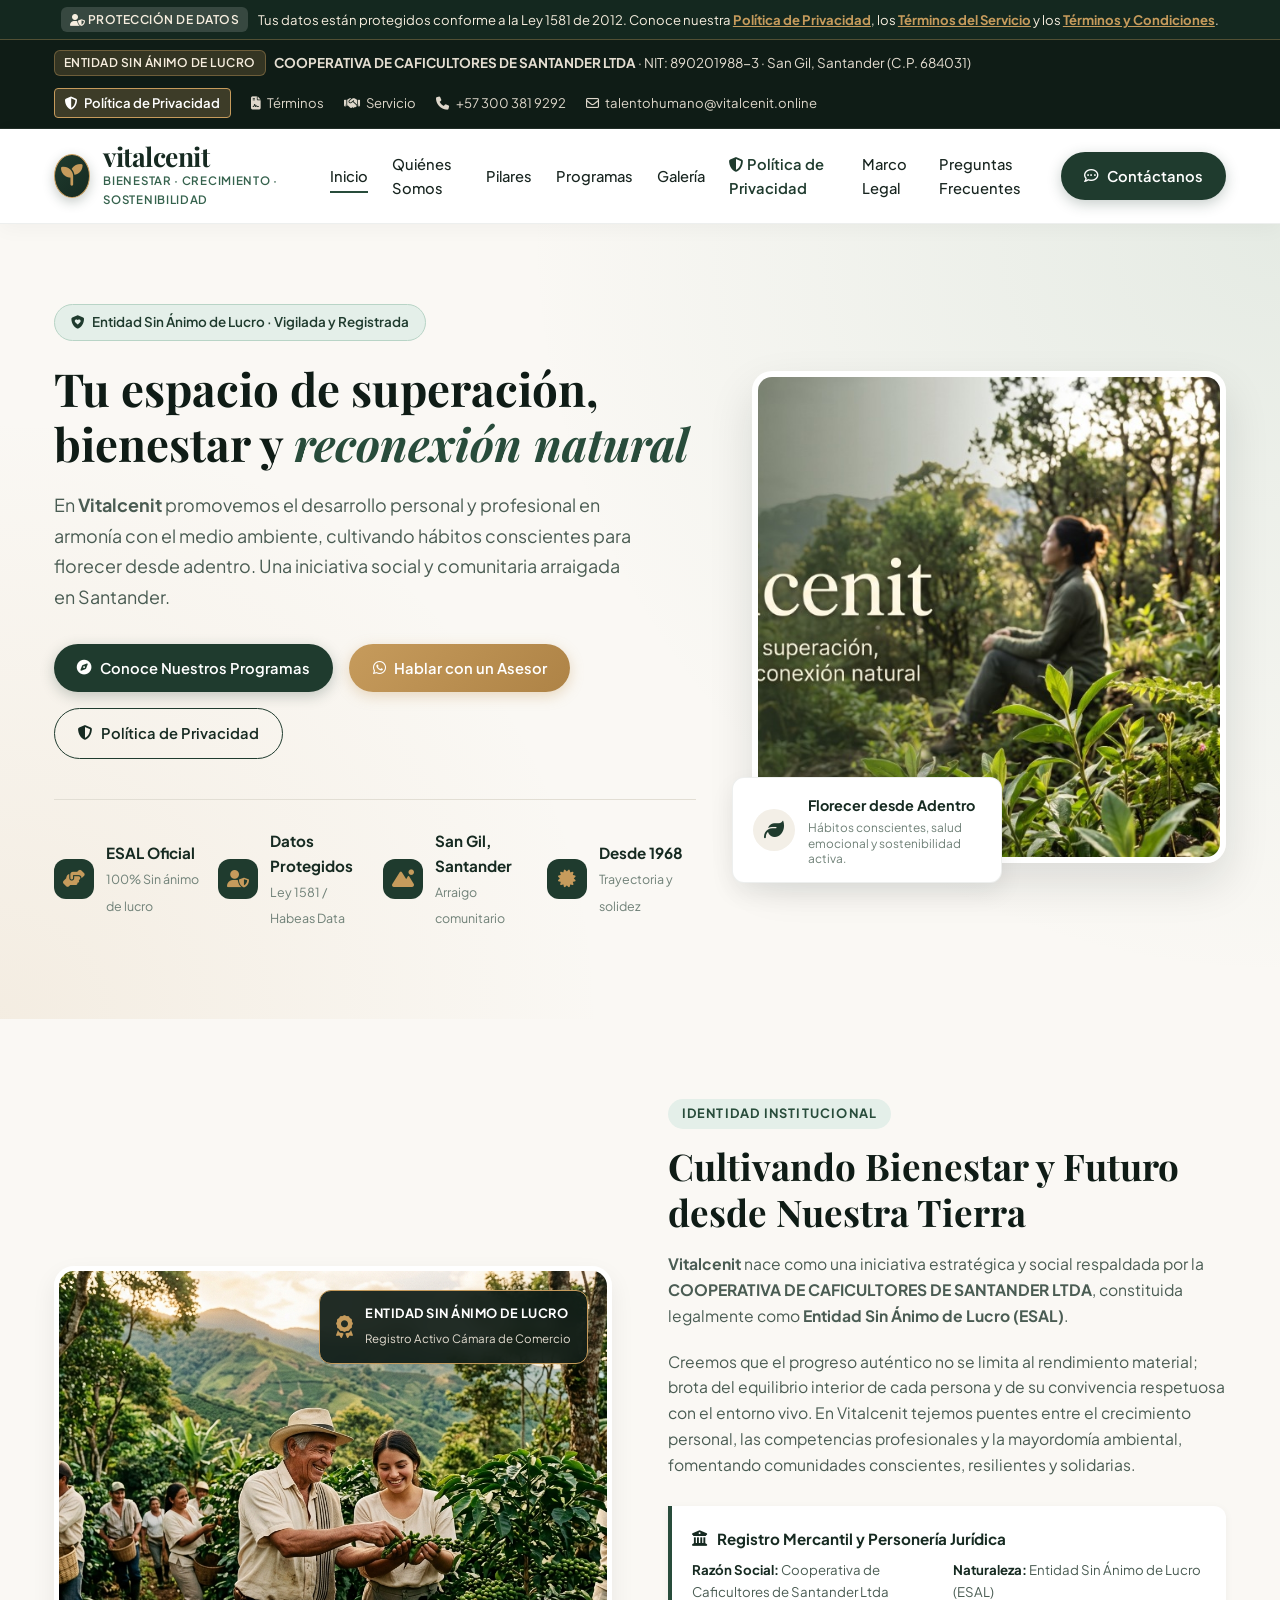
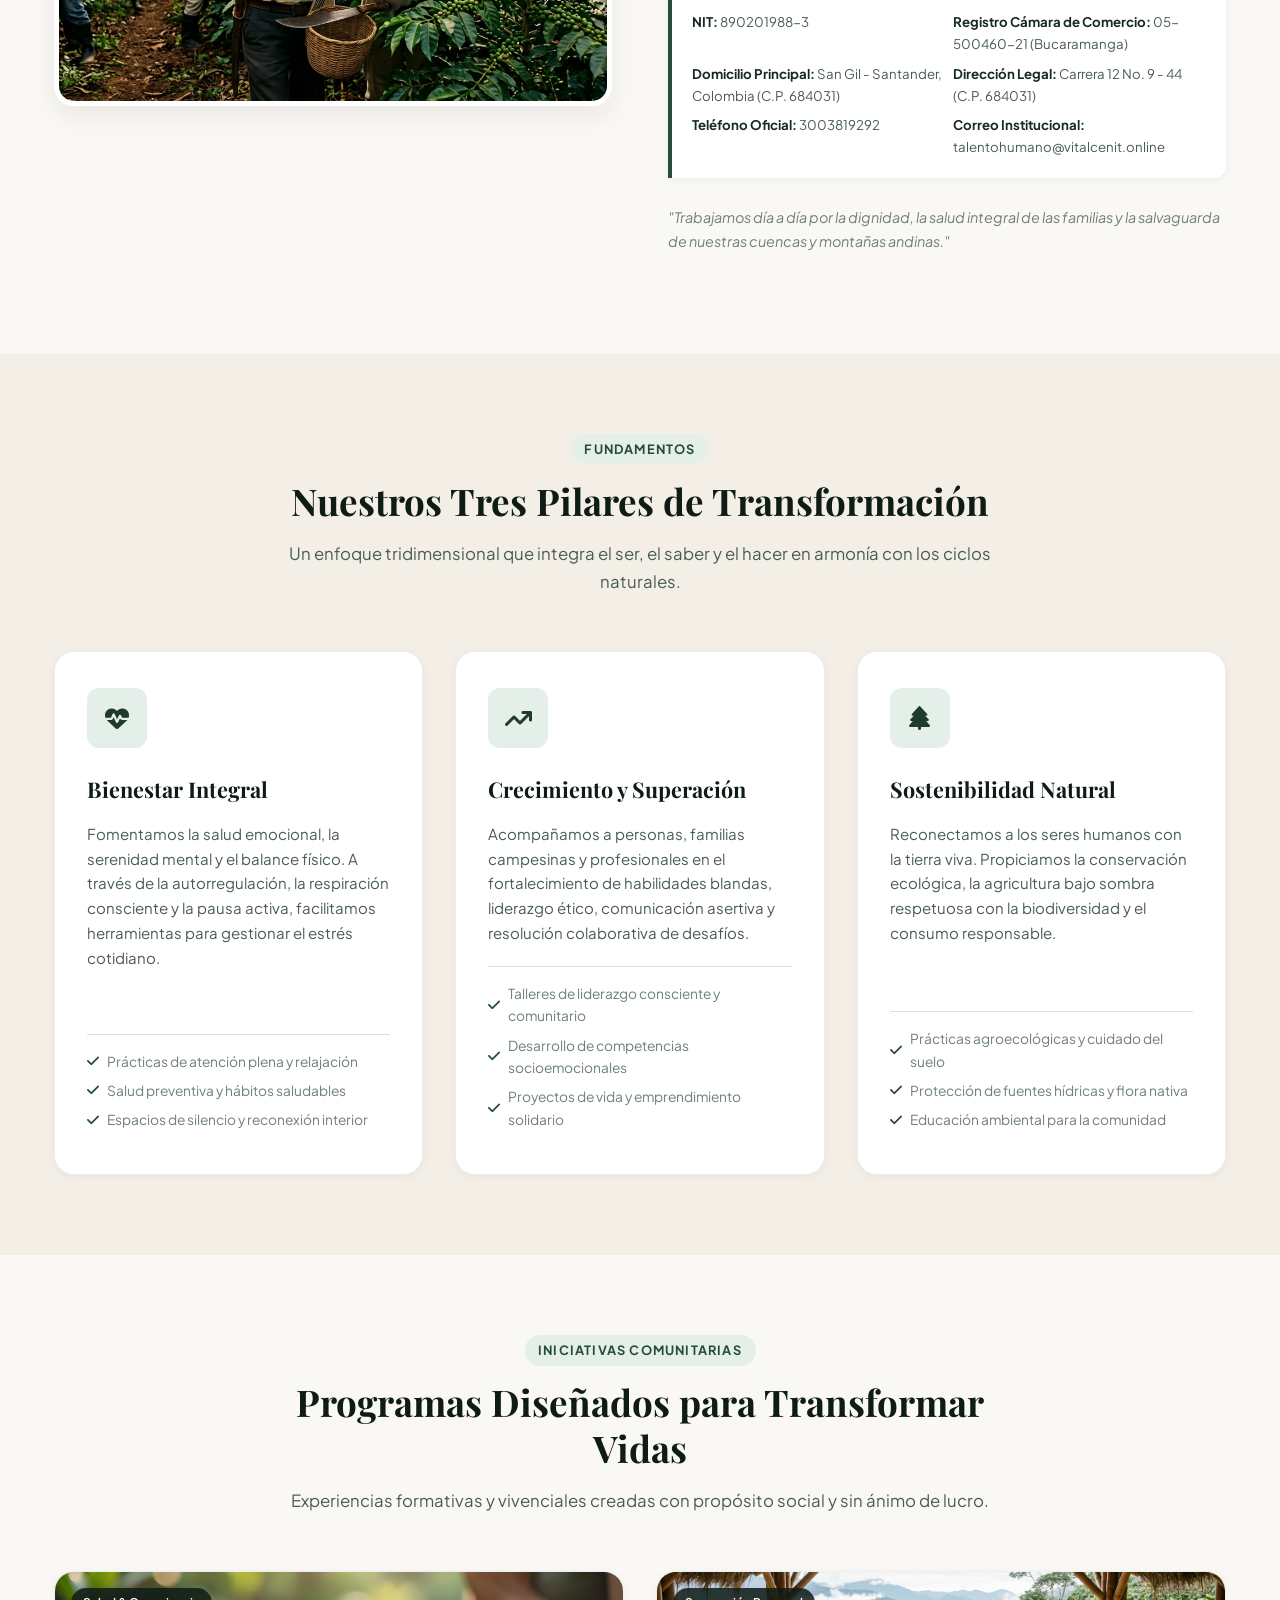
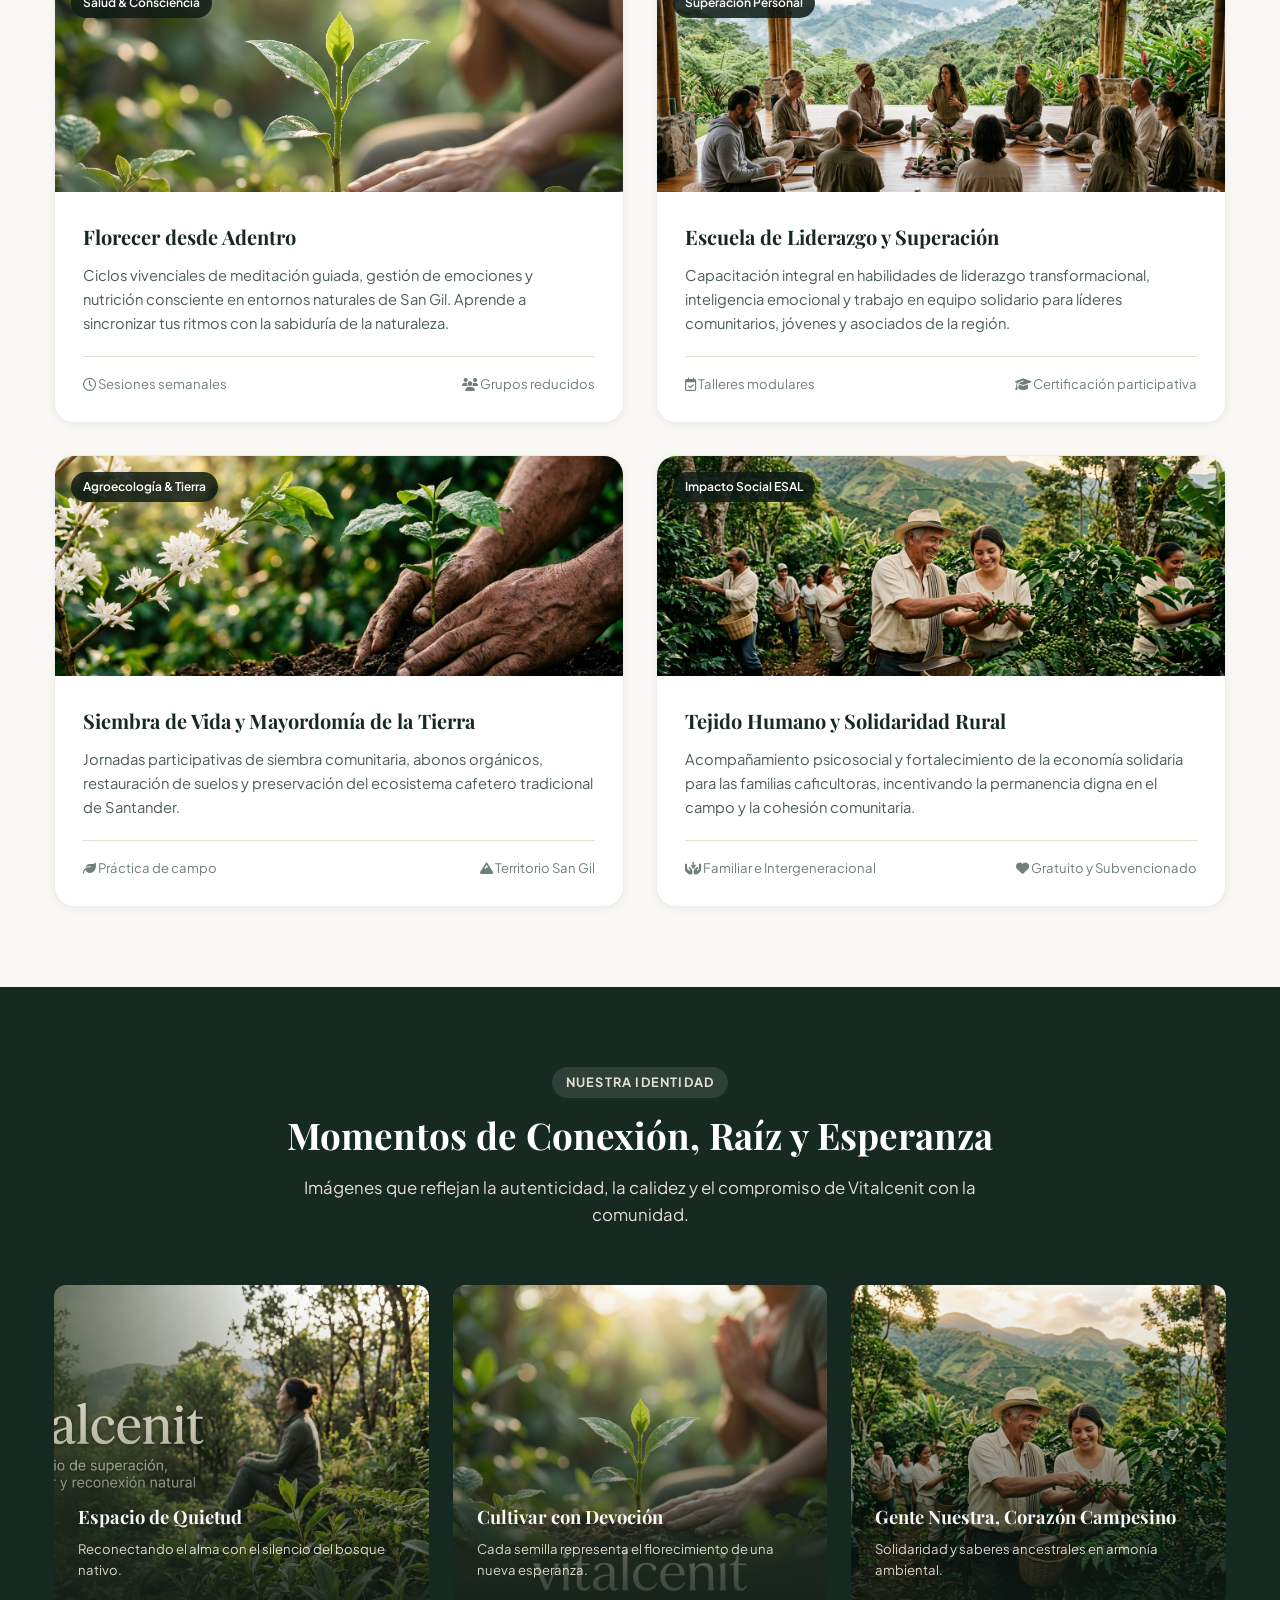
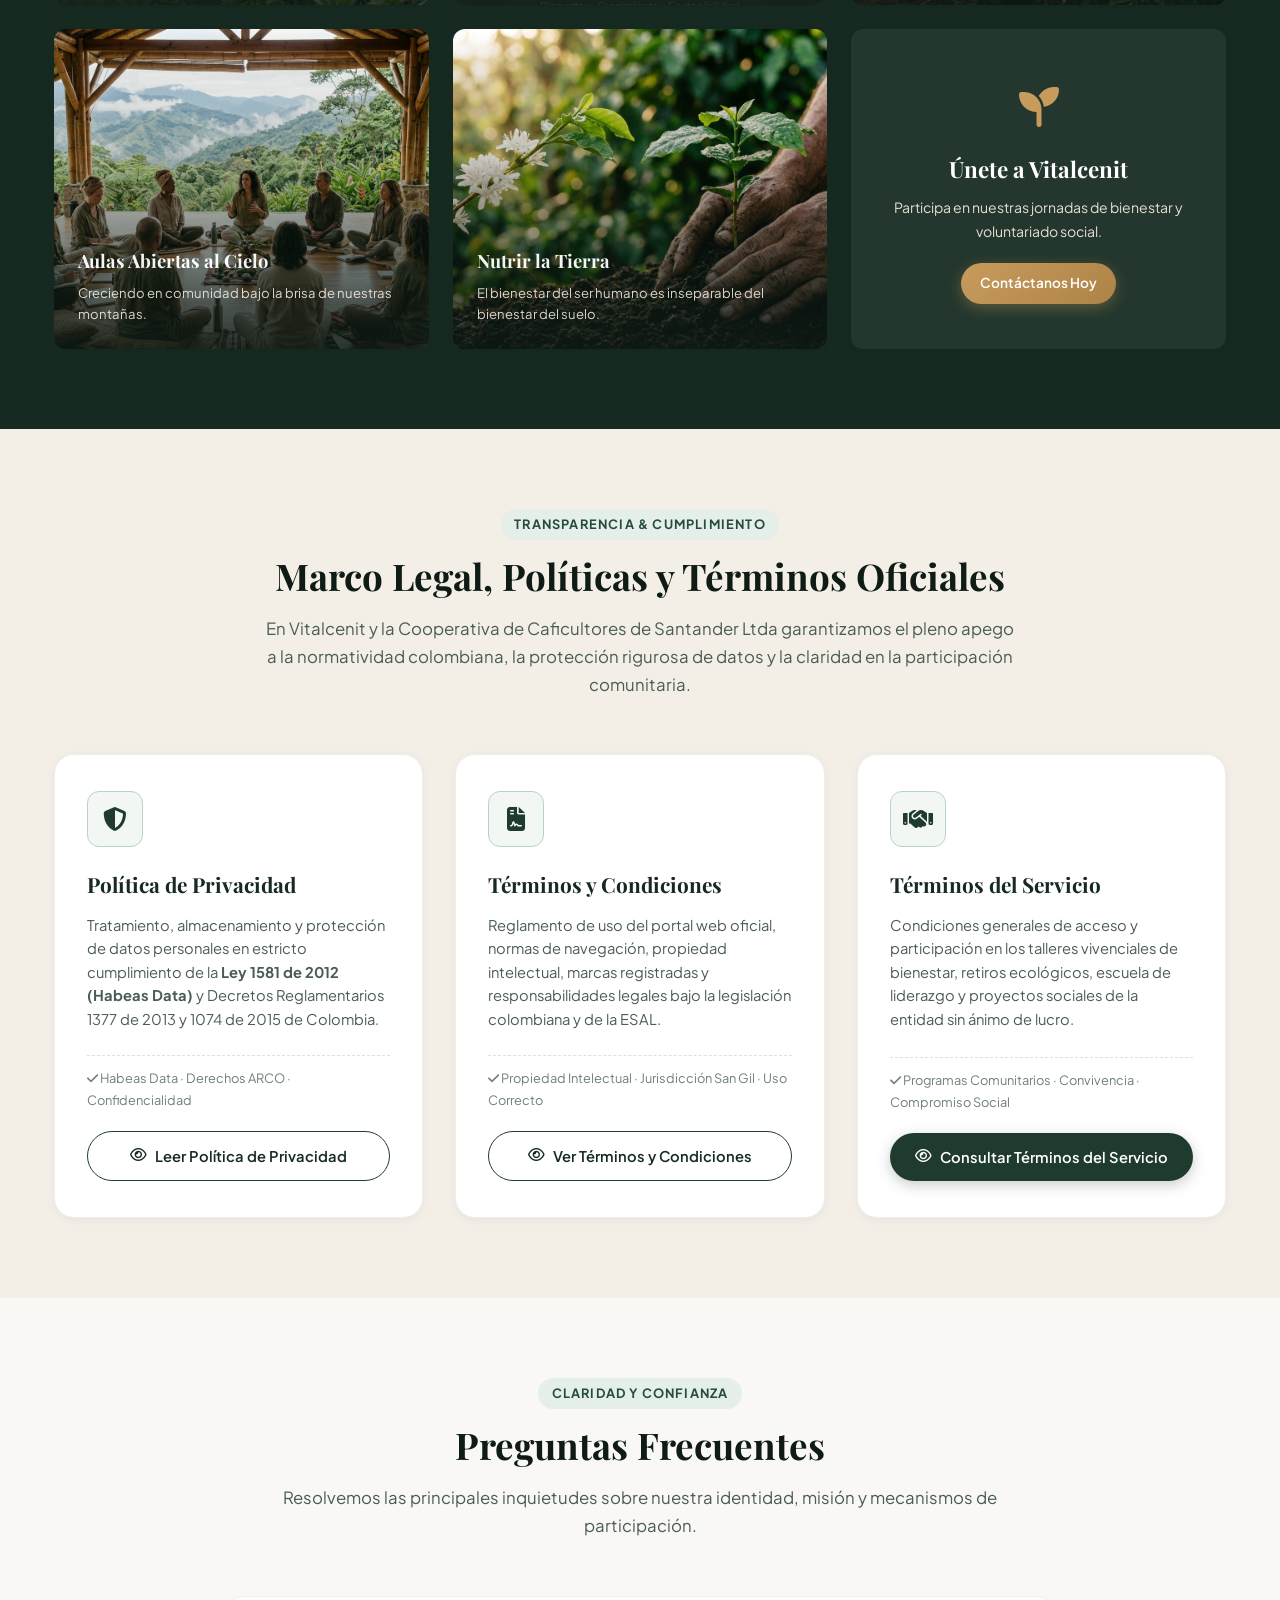
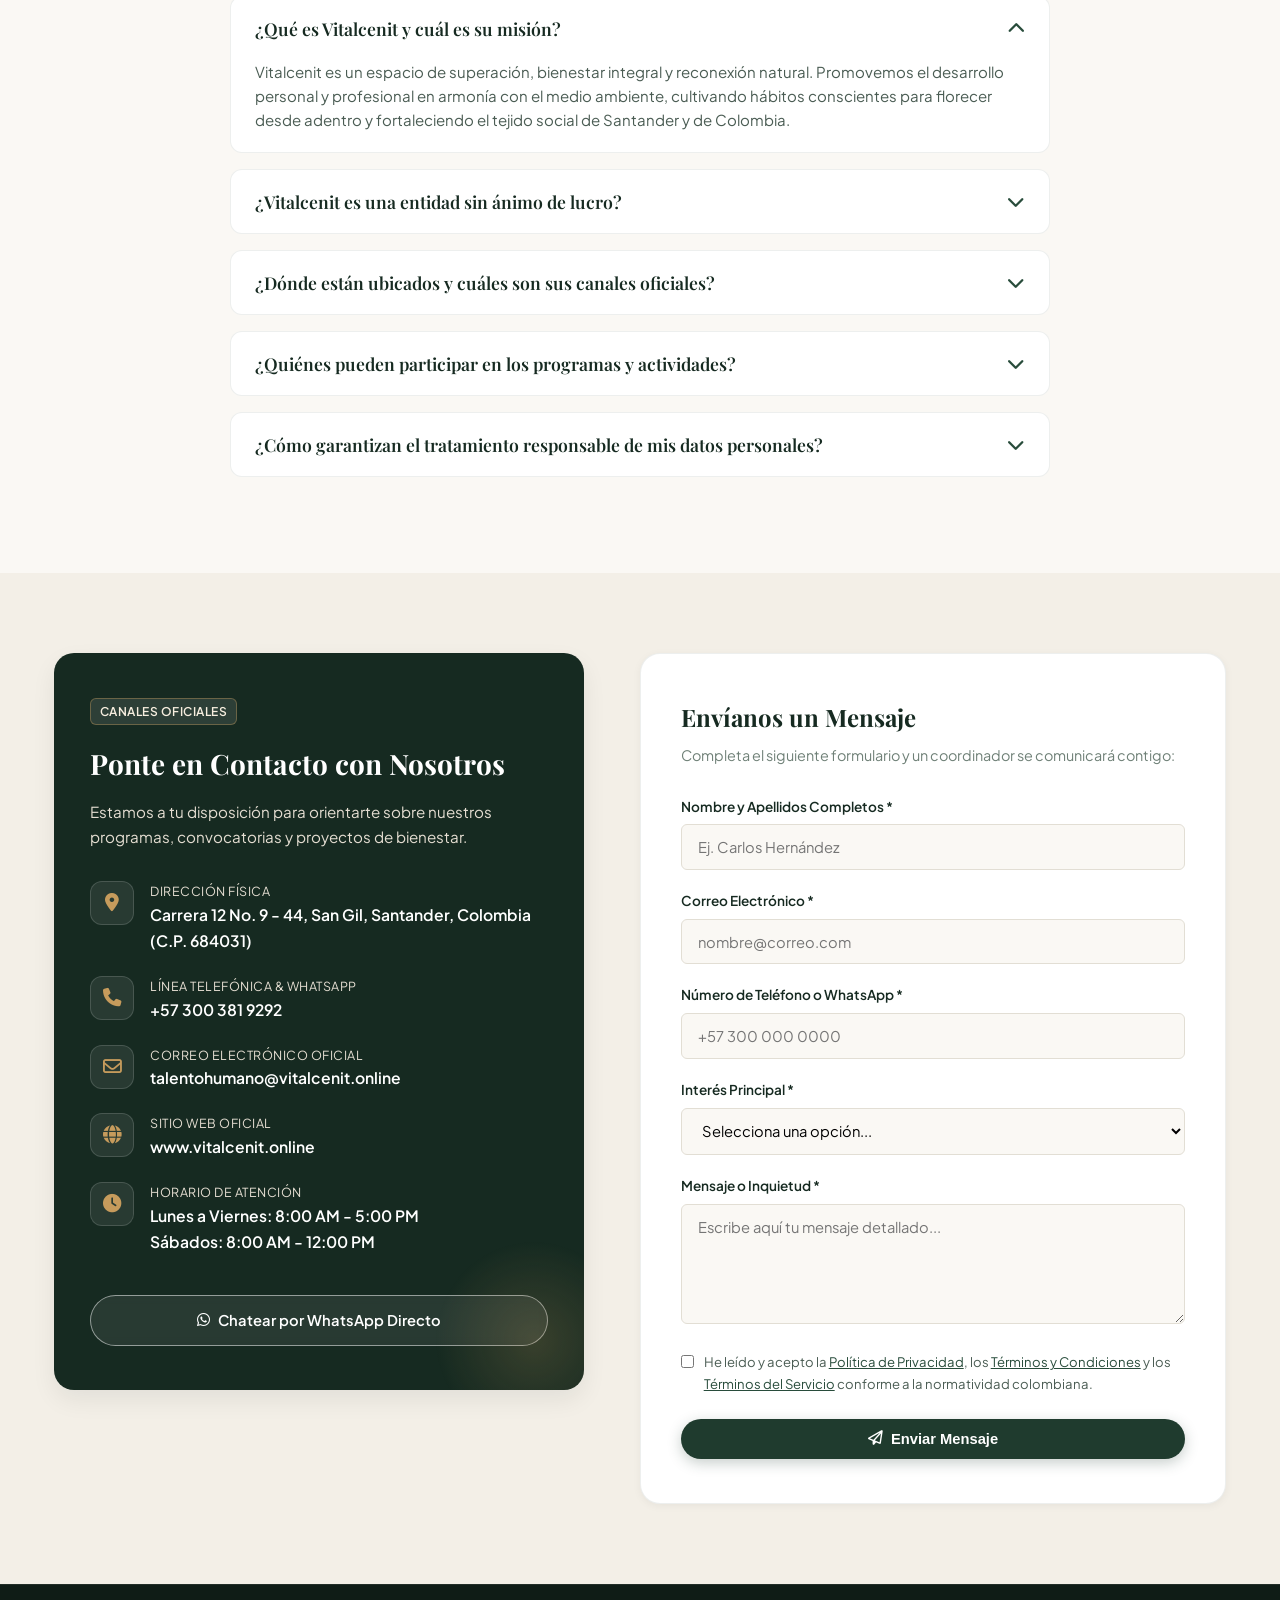
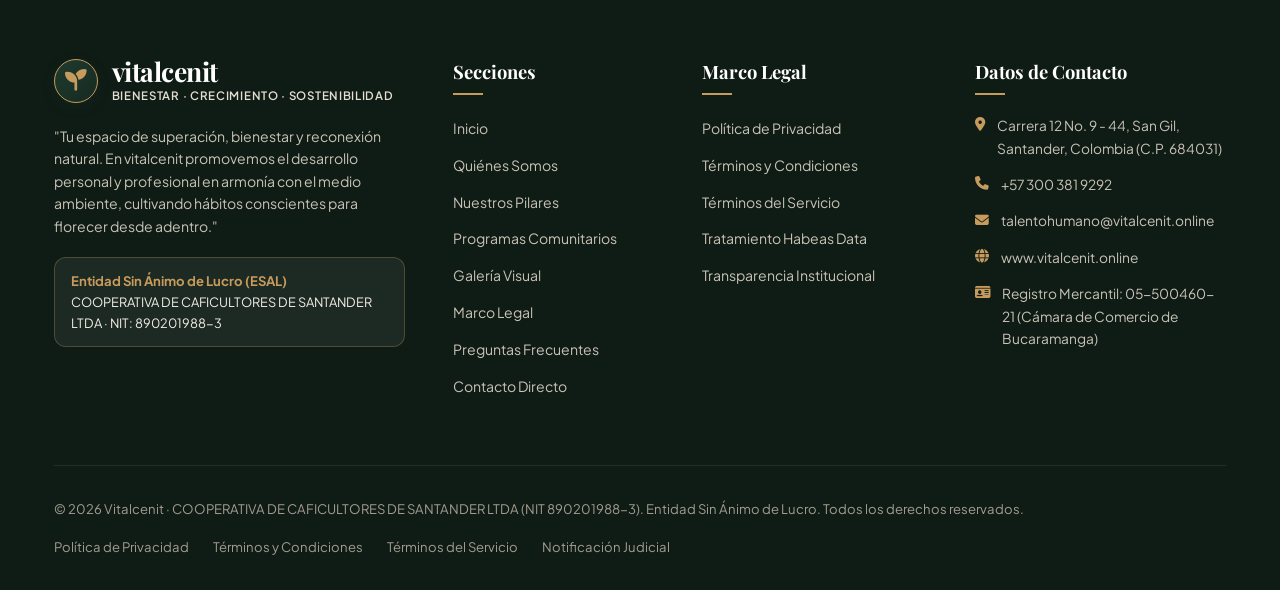
<file: index.html>
﻿<!DOCTYPE html>
<html lang="es">
<head>
    <meta name="facebook-domain-verification" content="gbp32sgc3ebdm9kmitlw7c5tz343pl" />
    <meta charset="UTF-8">
    <meta name="viewport" content="width=device-width, initial-scale=1.0">
    <title>Vitalcenit | Superación, Bienestar y Reconexión Natural · ESAL</title>
    <meta name="description" content="Vitalcenit es un espacio de bienestar integral, superación personal y sostenibilidad ambiental impulsado por la Cooperativa de Caficultores de Santander Ltda (NIT 890201988-3), Entidad Sin Ánimo de Lucro en San Gil, Santander.">
    <meta name="keywords" content="Vitalcenit, bienestar, superación personal, reconexión natural, hábitos conscientes, sostenibilidad, Santander, San Gil, Entidad Sin Ánimo de Lucro, Cooperativa de Caficultores, términos y condiciones, política de privacidad, términos del servicio">
    <meta name="robots" content="index, follow">

    <!-- Open Graph / Meta -->
    <meta property="og:type" content="website">
    <meta property="og:url" content="https://vitalcenit.online/">
    <meta property="og:title" content="Vitalcenit | Bienestar, Crecimiento y Sostenibilidad">
    <meta property="og:description" content="Tu espacio de superación, bienestar y reconexión natural en armonía con el medio ambiente. Entidad Sin Ánimo de Lucro.">
    <meta property="og:image" content="https://vitalcenit.online/vitalcenit_hero_banner.jpg">

    <!-- Google Fonts -->
    <link rel="preconnect" href="https://fonts.googleapis.com">
    <link rel="preconnect" href="https://fonts.gstatic.com" crossorigin>
    <link href="https://fonts.googleapis.com/css2?family=Playfair+Display:ital,wght@0,600;0,700;1,400&family=Plus+Jakarta+Sans:wght@300;400;500;600;700&display=swap" rel="stylesheet">
    
    <!-- Font Awesome -->
    <link rel="stylesheet" href="https://cdnjs.cloudflare.com/ajax/libs/font-awesome/6.4.0/css/all.min.css">
    
    <!-- Estilos -->
    <link rel="stylesheet" href="styles.css">
</head>
<body>

    <!-- BANNER PERMANENTE DE PRIVACIDAD Y TRANSPARENCIA (INICIO DE PÁGINA) -->
    <div class="privacy-alert-banner">
        <div class="container privacy-alert-content">
            <span class="esal-tag" style="background:rgba(255,255,255,0.15); border:none;"><i class="fa-solid fa-user-shield"></i> Protección de Datos</span>
            <span>Tus datos están protegidos conforme a la Ley 1581 de 2012. Conoce nuestra <a href="politica-de-privacidad.html"><strong>Política de Privacidad</strong></a>, los <a href="terminos-del-servicio.html"><strong>Términos del Servicio</strong></a> y los <a href="terminos-y-condiciones.html"><strong>Términos y Condiciones</strong></a>.</span>
        </div>
    </div>

    <!-- BARRA SUPERIOR INSTITUCIONAL -->
    <div class="top-bar">
        <div class="container top-bar-content">
            <div class="top-bar-badge">
                <span class="esal-tag">Entidad Sin Ánimo de Lucro</span>
                <span><strong>COOPERATIVA DE CAFICULTORES DE SANTANDER LTDA</strong> · NIT: 890201988-3 · San Gil, Santander (C.P. 684031)</span>
            </div>
            <div class="top-bar-links">
                <a href="politica-de-privacidad.html" class="top-bar-privacy-btn"><i class="fa-solid fa-shield-halved"></i> Política de Privacidad</a>
                <a href="terminos-y-condiciones.html"><i class="fa-solid fa-file-contract"></i> Términos</a>
                <a href="terminos-del-servicio.html"><i class="fa-solid fa-handshake"></i> Servicio</a>
                <a href="tel:3003819292"><i class="fa-solid fa-phone"></i> +57 300 381 9292</a>
                <a href="mailto:talentohumano@vitalcenit.online"><i class="fa-regular fa-envelope"></i> talentohumano@vitalcenit.online</a>
            </div>
        </div>
    </div>

    <!-- NAVBAR NAVEGACIÓN -->
    <header class="navbar">
        <div class="container nav-container">
            <a href="index.html" class="brand-logo" aria-label="Vitalcenit Inicio">
                <div class="logo-symbol">
                    <i class="fa-solid fa-seedling"></i>
                </div>
                <div class="logo-text-block">
                    <span class="logo-title">vitalcenit</span>
                    <span class="logo-subtitle">Bienestar · Crecimiento · Sostenibilidad</span>
                </div>
            </a>

            <nav class="nav-links">
                <a href="#inicio" class="nav-link active">Inicio</a>
                <a href="#quienes-somos" class="nav-link">Quiénes Somos</a>
                <a href="#pilares" class="nav-link">Pilares</a>
                <a href="#programas" class="nav-link">Programas</a>
                <a href="#galeria" class="nav-link">Galería</a>
                <a href="politica-de-privacidad.html" class="nav-link nav-privacy-link"><i class="fa-solid fa-shield-halved"></i> Política de Privacidad</a>
                <a href="#marco-legal" class="nav-link">Marco Legal</a>
                <a href="#faq" class="nav-link">Preguntas Frecuentes</a>
                <a href="#contacto" class="btn btn-primary"><i class="fa-regular fa-comment-dots"></i> Contáctanos</a>
            </nav>

            <button class="mobile-menu-btn" aria-label="Menú de navegación">
                <i class="fa-solid fa-bars"></i>
            </button>
        </div>
    </header>

    <!-- SECCIÓN HERO -->
    <section id="inicio" class="hero">
        <div class="container">
            <div class="hero-grid">
                <div class="hero-content">
                    <div class="hero-badge">
                        <i class="fa-solid fa-shield-heart"></i>
                        <span>Entidad Sin Ánimo de Lucro · Vigilada y Registrada</span>
                    </div>

                    <h1 class="hero-title">
                        Tu espacio de superación, bienestar y <span>reconexión natural</span>
                    </h1>

                    <p class="hero-description">
                        En <strong>Vitalcenit</strong> promovemos el desarrollo personal y profesional en armonía con el medio ambiente, cultivando hábitos conscientes para florecer desde adentro. Una iniciativa social y comunitaria arraigada en Santander.
                    </p>

                    <div class="hero-actions">
                        <a href="#programas" class="btn btn-primary">
                            <i class="fa-solid fa-compass"></i> Conoce Nuestros Programas
                        </a>
                        <a href="https://wa.me/573003819292?text=Hola,%20quisiera%20recibir%20información%20sobre%20los%20programas%20de%20bienestar%20de%20Vitalcenit" target="_blank" rel="noopener" class="btn btn-gold">
                            <i class="fa-brands fa-whatsapp"></i> Hablar con un Asesor
                        </a>
                        <a href="politica-de-privacidad.html" class="btn btn-outline">
                            <i class="fa-solid fa-shield-halved"></i> Política de Privacidad
                        </a>
                    </div>

                    <div class="hero-trust-row-4">
                        <div class="trust-item">
                            <div class="trust-icon">
                                <i class="fa-solid fa-handshake-angle"></i>
                            </div>
                            <div class="trust-text">
                                <strong>ESAL Oficial</strong>
                                <span>100% Sin ánimo de lucro</span>
                            </div>
                        </div>

                        <div class="trust-item">
                            <div class="trust-icon">
                                <i class="fa-solid fa-user-shield"></i>
                            </div>
                            <div class="trust-text">
                                <a href="politica-de-privacidad.html"><strong>Datos Protegidos</strong></a>
                                <span>Ley 1581 / Habeas Data</span>
                            </div>
                        </div>

                        <div class="trust-item">
                            <div class="trust-icon">
                                <i class="fa-solid fa-mountain-sun"></i>
                            </div>
                            <div class="trust-text">
                                <strong>San Gil, Santander</strong>
                                <span>Arraigo comunitario</span>
                            </div>
                        </div>

                        <div class="trust-item">
                            <div class="trust-icon">
                                <i class="fa-solid fa-certificate"></i>
                            </div>
                            <div class="trust-text">
                                <strong>Desde 1968</strong>
                                <span>Trayectoria y solidez</span>
                            </div>
                        </div>
                    </div>
                </div>

                <div class="hero-visual">
                    <div class="hero-image-card">
                        <img src="vitalcenit_hero_banner.jpg" alt="Vitalcenit - Espacio de superación, bienestar y reconexión natural">
                    </div>
                    <div class="floating-badge">
                        <div class="floating-badge-icon">
                            <i class="fa-solid fa-leaf"></i>
                        </div>
                        <div class="floating-badge-text">
                            <h5>Florecer desde Adentro</h5>
                            <p>Hábitos conscientes, salud emocional y sostenibilidad activa.</p>
                        </div>
                    </div>
                </div>
            </div>
        </div>
    </section>

    <!-- SECCIÓN QUIÉNES SOMOS / INSTITUCIONAL -->
    <section id="quienes-somos" class="section">
        <div class="container">
            <div class="about-grid">
                <div class="about-image-wrapper">
                    <div class="about-image">
                        <img src="vitalcenit_comunidad_sostenible.jpg" alt="Comunidad de caficultores y familias en Santander en armonía con la naturaleza">
                    </div>
                    <div class="esal-verified-stamp">
                        <div class="esal-stamp-icon">
                            <i class="fa-solid fa-award"></i>
                        </div>
                        <div class="esal-stamp-text">
                            <strong>Entidad Sin Ánimo de Lucro</strong>
                            <span>Registro Activo Cámara de Comercio</span>
                        </div>
                    </div>
                </div>

                <div class="about-content">
                    <span class="section-tag">Identidad Institucional</span>
                    <h2 class="section-title">Cultivando Bienestar y Futuro desde Nuestra Tierra</h2>
                    
                    <p>
                        <strong>Vitalcenit</strong> nace como una iniciativa estratégica y social respaldada por la <strong>COOPERATIVA DE CAFICULTORES DE SANTANDER LTDA</strong>, constituida legalmente como <strong>Entidad Sin Ánimo de Lucro (ESAL)</strong>.
                    </p>
                    <p>
                        Creemos que el progreso auténtico no se limita al rendimiento material; brota del equilibrio interior de cada persona y de su convivencia respetuosa con el entorno vivo. En Vitalcenit tejemos puentes entre el crecimiento personal, las competencias profesionales y la mayordomía ambiental, fomentando comunidades conscientes, resilientes y solidarias.
                    </p>

                    <!-- CUADRO DE DATOS OFICIALES DE CÁMARA DE COMERCIO -->
                    <div class="chamber-box" id="transparencia">
                        <div class="chamber-header">
                            <i class="fa-solid fa-building-columns"></i>
                            <span>Registro Mercantil y Personería Jurídica</span>
                        </div>
                        <ul class="chamber-list">
                            <li><strong>Razón Social:</strong> Cooperativa de Caficultores de Santander Ltda</li>
                            <li><strong>Naturaleza:</strong> Entidad Sin Ánimo de Lucro (ESAL)</li>
                            <li><strong>NIT:</strong> 890201988-3</li>
                            <li><strong>Registro Cámara de Comercio:</strong> 05-500460-21 (Bucaramanga)</li>
                            <li><strong>Domicilio Principal:</strong> San Gil - Santander, Colombia (C.P. 684031)</li>
                            <li><strong>Dirección Legal:</strong> Carrera 12 No. 9 - 44 (C.P. 684031)</li>
                            <li><strong>Teléfono Oficial:</strong> 3003819292</li>
                            <li><strong>Correo Institucional:</strong> talentohumano@vitalcenit.online</li>
                        </ul>
                    </div>

                    <p style="font-size: 0.9rem; color: var(--text-muted); font-style: italic;">
                        "Trabajamos día a día por la dignidad, la salud integral de las familias y la salvaguarda de nuestras cuencas y montañas andinas."
                    </p>
                </div>
            </div>
        </div>
    </section>

    <!-- SECCIÓN PILARES FUNDAMENTALES -->
    <section id="pilares" class="section section-bg-sand">
        <div class="container">
            <div class="section-header">
                <span class="section-tag">Fundamentos</span>
                <h2 class="section-title">Nuestros Tres Pilares de Transformación</h2>
                <p class="section-desc">
                    Un enfoque tridimensional que integra el ser, el saber y el hacer en armonía con los ciclos naturales.
                </p>
            </div>

            <div class="pillars-grid">
                <!-- Pilar 1 -->
                <div class="pillar-card">
                    <div class="pillar-icon-box">
                        <i class="fa-solid fa-heart-pulse"></i>
                    </div>
                    <h4>Bienestar Integral</h4>
                    <p>
                        Fomentamos la salud emocional, la serenidad mental y el balance físico. A través de la autorregulación, la respiración consciente y la pausa activa, facilitamos herramientas para gestionar el estrés cotidiano.
                    </p>
                    <ul class="pillar-features">
                        <li><i class="fa-solid fa-check"></i> Prácticas de atención plena y relajación</li>
                        <li><i class="fa-solid fa-check"></i> Salud preventiva y hábitos saludables</li>
                        <li><i class="fa-solid fa-check"></i> Espacios de silencio y reconexión interior</li>
                    </ul>
                </div>

                <!-- Pilar 2 -->
                <div class="pillar-card">
                    <div class="pillar-icon-box">
                        <i class="fa-solid fa-arrow-trend-up"></i>
                    </div>
                    <h4>Crecimiento y Superación</h4>
                    <p>
                        Acompañamos a personas, familias campesinas y profesionales en el fortalecimiento de habilidades blandas, liderazgo ético, comunicación asertiva y resolución colaborativa de desafíos.
                    </p>
                    <ul class="pillar-features">
                        <li><i class="fa-solid fa-check"></i> Talleres de liderazgo consciente y comunitario</li>
                        <li><i class="fa-solid fa-check"></i> Desarrollo de competencias socioemocionales</li>
                        <li><i class="fa-solid fa-check"></i> Proyectos de vida y emprendimiento solidario</li>
                    </ul>
                </div>

                <!-- Pilar 3 -->
                <div class="pillar-card">
                    <div class="pillar-icon-box">
                        <i class="fa-solid fa-tree"></i>
                    </div>
                    <h4>Sostenibilidad Natural</h4>
                    <p>
                        Reconectamos a los seres humanos con la tierra viva. Propiciamos la conservación ecológica, la agricultura bajo sombra respetuosa con la biodiversidad y el consumo responsable.
                    </p>
                    <ul class="pillar-features">
                        <li><i class="fa-solid fa-check"></i> Prácticas agroecológicas y cuidado del suelo</li>
                        <li><i class="fa-solid fa-check"></i> Protección de fuentes hídricas y flora nativa</li>
                        <li><i class="fa-solid fa-check"></i> Educación ambiental para la comunidad</li>
                    </ul>
                </div>
            </div>
        </div>
    </section>

    <!-- SECCIÓN PROGRAMAS Y ACCIONES SOCIALES -->
    <section id="programas" class="section">
        <div class="container">
            <div class="section-header">
                <span class="section-tag">Iniciativas Comunitarias</span>
                <h2 class="section-title">Programas Diseñados para Transformar Vidas</h2>
                <p class="section-desc">
                    Experiencias formativas y vivenciales creadas con propósito social y sin ánimo de lucro.
                </p>
            </div>

            <div class="programs-grid">
                <!-- Programa 1 -->
                <div class="program-card">
                    <div class="program-img-wrapper">
                        <img src="vitalcenit_bienestar_brote.jpg" alt="Programa Florecer desde Adentro - Bienestar y Hábitos Conscientes">
                        <span class="program-badge">Salud & Consciencia</span>
                    </div>
                    <div class="program-body">
                        <h4>Florecer desde Adentro</h4>
                        <p>
                            Ciclos vivenciales de meditación guiada, gestión de emociones y nutrición consciente en entornos naturales de San Gil. Aprende a sincronizar tus ritmos con la sabiduría de la naturaleza.
                        </p>
                        <div class="program-meta">
                            <span><i class="fa-regular fa-clock"></i> Sesiones semanales</span>
                            <span><i class="fa-solid fa-users"></i> Grupos reducidos</span>
                        </div>
                    </div>
                </div>

                <!-- Programa 2 -->
                <div class="program-card">
                    <div class="program-img-wrapper">
                        <img src="vitalcenit_taller_bienestar.jpg" alt="Escuela de Liderazgo Consciente y Desarrollo Personal">
                        <span class="program-badge">Superación Personal</span>
                    </div>
                    <div class="program-body">
                        <h4>Escuela de Liderazgo y Superación</h4>
                        <p>
                            Capacitación integral en habilidades de liderazgo transformacional, inteligencia emocional y trabajo en equipo solidario para líderes comunitarios, jóvenes y asociados de la región.
                        </p>
                        <div class="program-meta">
                            <span><i class="fa-regular fa-calendar-check"></i> Talleres modulares</span>
                            <span><i class="fa-solid fa-graduation-cap"></i> Certificación participativa</span>
                        </div>
                    </div>
                </div>

                <!-- Programa 3 -->
                <div class="program-card">
                    <div class="program-img-wrapper">
                        <img src="vitalcenit_reconeccion_naturaleza.jpg" alt="Iniciativa Agroecológica y Cuidado del Entorno">
                        <span class="program-badge">Agroecología & Tierra</span>
                    </div>
                    <div class="program-body">
                        <h4>Siembra de Vida y Mayordomía de la Tierra</h4>
                        <p>
                            Jornadas participativas de siembra comunitaria, abonos orgánicos, restauración de suelos y preservación del ecosistema cafetero tradicional de Santander.
                        </p>
                        <div class="program-meta">
                            <span><i class="fa-solid fa-leaf"></i> Práctica de campo</span>
                            <span><i class="fa-solid fa-mountain"></i> Territorio San Gil</span>
                        </div>
                    </div>
                </div>

                <!-- Programa 4 -->
                <div class="program-card">
                    <div class="program-img-wrapper">
                        <img src="vitalcenit_comunidad_sostenible.jpg" alt="Tejido Solidario y Familia Cafetera">
                        <span class="program-badge">Impacto Social ESAL</span>
                    </div>
                    <div class="program-body">
                        <h4>Tejido Humano y Solidaridad Rural</h4>
                        <p>
                            Acompañamiento psicosocial y fortalecimiento de la economía solidaria para las familias caficultoras, incentivando la permanencia digna en el campo y la cohesión comunitaria.
                        </p>
                        <div class="program-meta">
                            <span><i class="fa-solid fa-hands-holding-child"></i> Familiar e Intergeneracional</span>
                            <span><i class="fa-solid fa-heart"></i> Gratuito y Subvencionado</span>
                        </div>
                    </div>
                </div>
            </div>
        </div>
    </section>

    <!-- GALERÍA DE IDENTIDAD VISUAL -->
    <section id="galeria" class="section section-bg-forest">
        <div class="container">
            <div class="section-header">
                <span class="section-tag light">Nuestra Identidad</span>
                <h2 class="section-title light">Momentos de Conexión, Raíz y Esperanza</h2>
                <p class="section-desc light">
                    Imágenes que reflejan la autenticidad, la calidez y el compromiso de Vitalcenit con la comunidad.
                </p>
            </div>

            <div class="gallery-grid">
                <div class="gallery-item">
                    <img src="vitalcenit_hero_banner.jpg" alt="Reconexión con la naturaleza en Santander">
                    <div class="gallery-overlay">
                        <h5>Espacio de Quietud</h5>
                        <p>Reconectando el alma con el silencio del bosque nativo.</p>
                    </div>
                </div>

                <div class="gallery-item">
                    <img src="vitalcenit_bienestar_brote.jpg" alt="Cuidado del nuevo brote y gratitud">
                    <div class="gallery-overlay">
                        <h5>Cultivar con Devoción</h5>
                        <p>Cada semilla representa el florecimiento de una nueva esperanza.</p>
                    </div>
                </div>

                <div class="gallery-item">
                    <img src="vitalcenit_comunidad_sostenible.jpg" alt="Familias y productores de café de Santander">
                    <div class="gallery-overlay">
                        <h5>Gente Nuestra, Corazón Campesino</h5>
                        <p>Solidaridad y saberes ancestrales en armonía ambiental.</p>
                    </div>
                </div>

                <div class="gallery-item">
                    <img src="vitalcenit_taller_bienestar.jpg" alt="Taller de desarrollo en biocasas de madera">
                    <div class="gallery-overlay">
                        <h5>Aulas Abiertas al Cielo</h5>
                        <p>Creciendo en comunidad bajo la brisa de nuestras montañas.</p>
                    </div>
                </div>

                <div class="gallery-item">
                    <img src="vitalcenit_reconeccion_naturaleza.jpg" alt="Tierra fértil y florecimiento de cafeto">
                    <div class="gallery-overlay">
                        <h5>Nutrir la Tierra</h5>
                        <p>El bienestar del ser humano es inseparable del bienestar del suelo.</p>
                    </div>
                </div>

                <div class="gallery-item" style="display: flex; align-items: center; justify-content: center; background: rgba(255,255,255,0.06); padding: 2rem; border-radius: var(--radius-md); text-align: center;">
                    <div>
                        <div style="font-size: 2.5rem; color: var(--gold-500); margin-bottom: 0.75rem;"><i class="fa-solid fa-seedling"></i></div>
                        <h5 style="font-family: var(--font-heading); font-size: 1.4rem; color: var(--white); margin-bottom: 0.5rem;">Únete a Vitalcenit</h5>
                        <p style="font-size: 0.88rem; color: var(--sand-200); margin-bottom: 1.25rem;">Participa en nuestras jornadas de bienestar y voluntariado social.</p>
                        <a href="#contacto" class="btn btn-gold" style="font-size: 0.85rem; padding: 0.6rem 1.2rem;">Contáctanos Hoy</a>
                    </div>
                </div>
            </div>
        </div>
    </section>

    <!-- SECCIÓN MARCO LEGAL Y POLÍTICAS INSTITUCIONALES -->
    <section id="marco-legal" class="section section-bg-sand">
        <div class="container">
            <div class="section-header">
                <span class="section-tag">Transparencia & Cumplimiento</span>
                <h2 class="section-title">Marco Legal, Políticas y Términos Oficiales</h2>
                <p class="section-desc">
                    En Vitalcenit y la Cooperativa de Caficultores de Santander Ltda garantizamos el pleno apego a la normatividad colombiana, la protección rigurosa de datos y la claridad en la participación comunitaria.
                </p>
            </div>

            <div class="legal-cards-grid">
                <!-- Tarjeta 1: Política de Privacidad -->
                <div class="legal-card">
                    <div class="legal-card-icon">
                        <i class="fa-solid fa-shield-halved"></i>
                    </div>
                    <h4>Política de Privacidad</h4>
                    <p>
                        Tratamiento, almacenamiento y protección de datos personales en estricto cumplimiento de la <strong>Ley 1581 de 2012 (Habeas Data)</strong> y Decretos Reglamentarios 1377 de 2013 y 1074 de 2015 de Colombia.
                    </p>
                    <div class="legal-card-meta">
                        <i class="fa-solid fa-check"></i> Habeas Data · Derechos ARCO · Confidencialidad
                    </div>
                    <a href="politica-de-privacidad.html" class="btn btn-outline legal-card-btn">
                        <i class="fa-regular fa-eye"></i> Leer Política de Privacidad
                    </a>
                </div>

                <!-- Tarjeta 2: Términos y Condiciones -->
                <div class="legal-card">
                    <div class="legal-card-icon">
                        <i class="fa-solid fa-file-contract"></i>
                    </div>
                    <h4>Términos y Condiciones</h4>
                    <p>
                        Reglamento de uso del portal web oficial, normas de navegación, propiedad intelectual, marcas registradas y responsabilidades legales bajo la legislación colombiana y de la ESAL.
                    </p>
                    <div class="legal-card-meta">
                        <i class="fa-solid fa-check"></i> Propiedad Intelectual · Jurisdicción San Gil · Uso Correcto
                    </div>
                    <a href="terminos-y-condiciones.html" class="btn btn-outline legal-card-btn">
                        <i class="fa-regular fa-eye"></i> Ver Términos y Condiciones
                    </a>
                </div>

                <!-- Tarjeta 3: Términos del Servicio -->
                <div class="legal-card">
                    <div class="legal-card-icon">
                        <i class="fa-solid fa-handshake"></i>
                    </div>
                    <h4>Términos del Servicio</h4>
                    <p>
                        Condiciones generales de acceso y participación en los talleres vivenciales de bienestar, retiros ecológicos, escuela de liderazgo y proyectos sociales de la entidad sin ánimo de lucro.
                    </p>
                    <div class="legal-card-meta">
                        <i class="fa-solid fa-check"></i> Programas Comunitarios · Convivencia · Compromiso Social
                    </div>
                    <a href="terminos-del-servicio.html" class="btn btn-primary legal-card-btn">
                        <i class="fa-regular fa-eye"></i> Consultar Términos del Servicio
                    </a>
                </div>
            </div>
        </div>
    </section>

    <!-- PREGUNTAS FRECUENTES (FAQ) -->
    <section id="faq" class="section">
        <div class="container">
            <div class="section-header">
                <span class="section-tag">Claridad y Confianza</span>
                <h2 class="section-title">Preguntas Frecuentes</h2>
                <p class="section-desc">
                    Resolvemos las principales inquietudes sobre nuestra identidad, misión y mecanismos de participación.
                </p>
            </div>

            <div class="faq-container">
                <div class="faq-item active">
                    <button class="faq-question">
                        <span>¿Qué es Vitalcenit y cuál es su misión?</span>
                        <i class="fa-solid fa-chevron-down"></i>
                    </button>
                    <div class="faq-answer">
                        Vitalcenit es un espacio de superación, bienestar integral y reconexión natural. Promovemos el desarrollo personal y profesional en armonía con el medio ambiente, cultivando hábitos conscientes para florecer desde adentro y fortaleciendo el tejido social de Santander y de Colombia.
                    </div>
                </div>

                <div class="faq-item">
                    <button class="faq-question">
                        <span>¿Vitalcenit es una entidad sin ánimo de lucro?</span>
                        <i class="fa-solid fa-chevron-down"></i>
                    </button>
                    <div class="faq-answer">
                        Sí, absolutamente. Vitalcenit es una iniciativa social desarrollada por la <strong>COOPERATIVA DE CAFICULTORES DE SANTANDER LTDA</strong>, constituida legalmente como <strong>Entidad Sin Ánimo de Lucro (ESAL)</strong>, identificada con NIT 890201988-3 y registrada ante la Cámara de Comercio de Bucaramanga (No. 05-500460-21). Todos nuestros recursos y actividades están orientados al beneficio comunitario y social.
                    </div>
                </div>

                <div class="faq-item">
                    <button class="faq-question">
                        <span>¿Dónde están ubicados y cuáles son sus canales oficiales?</span>
                        <i class="fa-solid fa-chevron-down"></i>
                    </button>
                    <div class="faq-answer">
                        Nuestra sede principal se encuentra en <strong>Carrera 12 No. 9 - 44, San Gil, Santander, Colombia (C.P. 684031)</strong>. Puedes contactarnos por teléfono o WhatsApp al <strong>+57 300 381 9292</strong>, mediante el correo electrónico oficial <strong>talentohumano@vitalcenit.online</strong> o visitando nuestro sitio web oficial <strong>www.vitalcenit.online</strong>.
                    </div>
                </div>

                <div class="faq-item">
                    <button class="faq-question">
                        <span>¿Quiénes pueden participar en los programas y actividades?</span>
                        <i class="fa-solid fa-chevron-down"></i>
                    </button>
                    <div class="faq-answer">
                        Nuestros talleres y programas están abiertos a personas adultas, jóvenes, familias campesinas, caficultores asociados y miembros de la comunidad que busquen mejorar su calidad de vida, desarrollar hábitos saludables de manejo del estrés y aprender prácticas agroecológicas sostenibles.
                    </div>
                </div>

                <div class="faq-item">
                    <button class="faq-question">
                        <span>¿Cómo garantizan el tratamiento responsable de mis datos personales?</span>
                        <i class="fa-solid fa-chevron-down"></i>
                    </button>
                    <div class="faq-answer">
                        En cumplimiento de la Ley 1581 de 2012 (Ley de Habeas Data en Colombia), tratamos la información personal bajo estrictas medidas de confidencialidad, seguridad y con fines exclusivamente vinculados a la prestación de nuestros servicios institucionales. Puedes consultar nuestra <a href="politica-de-privacidad.html" style="color:var(--forest-700); text-decoration:underline;">Política de Privacidad</a>, los <a href="terminos-y-condiciones.html" style="color:var(--forest-700); text-decoration:underline;">Términos y Condiciones</a> y los <a href="terminos-del-servicio.html" style="color:var(--forest-700); text-decoration:underline;">Términos del Servicio</a>.
                    </div>
                </div>
            </div>
        </div>
    </section>

    <!-- SECCIÓN CONTACTO DIRECTO -->
    <section id="contacto" class="section section-bg-sand">
        <div class="container">
            <div class="contact-grid">
                <!-- Información de contacto -->
                <div class="contact-info-card">
                    <span class="esal-tag" style="background:rgba(255,255,255,0.1); margin-bottom:1rem; display:inline-block;">Canales Oficiales</span>
                    <h3>Ponte en Contacto con Nosotros</h3>
                    <p>
                        Estamos a tu disposición para orientarte sobre nuestros programas, convocatorias y proyectos de bienestar.
                    </p>

                    <div class="contact-channels">
                        <div class="channel-item">
                            <div class="channel-icon">
                                <i class="fa-solid fa-location-dot"></i>
                            </div>
                            <div class="channel-details">
                                <span>Dirección Física</span>
                                <strong>Carrera 12 No. 9 - 44, San Gil, Santander, Colombia (C.P. 684031)</strong>
                            </div>
                        </div>

                        <div class="channel-item">
                            <div class="channel-icon">
                                <i class="fa-solid fa-phone"></i>
                            </div>
                            <div class="channel-details">
                                <span>Línea Telefónica & WhatsApp</span>
                                <a href="tel:3003819292">+57 300 381 9292</a>
                            </div>
                        </div>

                        <div class="channel-item">
                            <div class="channel-icon">
                                <i class="fa-regular fa-envelope"></i>
                            </div>
                            <div class="channel-details">
                                <span>Correo Electrónico Oficial</span>
                                <a href="mailto:talentohumano@vitalcenit.online">talentohumano@vitalcenit.online</a>
                            </div>
                        </div>

                        <div class="channel-item">
                            <div class="channel-icon">
                                <i class="fa-solid fa-globe"></i>
                            </div>
                            <div class="channel-details">
                                <span>Sitio Web Oficial</span>
                                <a href="https://vitalcenit.online" target="_blank" rel="noopener">www.vitalcenit.online</a>
                            </div>
                        </div>

                        <div class="channel-item">
                            <div class="channel-icon">
                                <i class="fa-solid fa-clock"></i>
                            </div>
                            <div class="channel-details">
                                <span>Horario de Atención</span>
                                <strong>Lunes a Viernes: 8:00 AM - 5:00 PM<br>Sábados: 8:00 AM - 12:00 PM</strong>
                            </div>
                        </div>
                    </div>

                    <a href="https://wa.me/573003819292?text=Hola,%20deseo%20comunicarme%20con%20Vitalcenit" target="_blank" rel="noopener" class="btn btn-outline-white" style="width: 100%;">
                        <i class="fa-brands fa-whatsapp"></i> Chatear por WhatsApp Directo
                    </a>
                </div>

                <!-- Formulario de contacto -->
                <div class="contact-form-card">
                    <h4>Envíanos un Mensaje</h4>
                    <p>Completa el siguiente formulario y un coordinador se comunicará contigo:</p>

                    <form id="vitalcenit-contact-form">
                        <div class="form-group">
                            <label for="form-name">Nombre y Apellidos Completos *</label>
                            <input type="text" id="form-name" class="form-control" placeholder="Ej. Carlos Hernández" required>
                        </div>

                        <div class="form-group">
                            <label for="form-email">Correo Electrónico *</label>
                            <input type="email" id="form-email" class="form-control" placeholder="nombre@correo.com" required>
                        </div>

                        <div class="form-group">
                            <label for="form-phone">Número de Teléfono o WhatsApp *</label>
                            <input type="tel" id="form-phone" class="form-control" placeholder="+57 300 000 0000" required>
                        </div>

                        <div class="form-group">
                            <label for="form-interest">Interés Principal *</label>
                            <select id="form-interest" class="form-control" required>
                                <option value="">Selecciona una opción...</option>
                                <option value="bienestar">Programa de Bienestar & Hábitos Conscientes</option>
                                <option value="liderazgo">Escuela de Liderazgo y Superación</option>
                                <option value="agroecologia">Iniciativas de Agroecología & Sostenibilidad</option>
                                <option value="alianza">Información Institucional / ESAL</option>
                                <option value="otro">Otro requerimiento</option>
                            </select>
                        </div>

                        <div class="form-group">
                            <label for="form-message">Mensaje o Inquietud *</label>
                            <textarea id="form-message" class="form-control" placeholder="Escribe aquí tu mensaje detallado..." required></textarea>
                        </div>

                        <div class="form-checkbox">
                            <input type="checkbox" id="form-privacy" required>
                            <label for="form-privacy">
                                He leído y acepto la <a href="politica-de-privacidad.html" target="_blank">Política de Privacidad</a>, los <a href="terminos-y-condiciones.html" target="_blank">Términos y Condiciones</a> y los <a href="terminos-del-servicio.html" target="_blank">Términos del Servicio</a> conforme a la normatividad colombiana.
                            </label>
                        </div>

                        <button type="submit" class="btn btn-primary" style="width: 100%;">
                            <i class="fa-regular fa-paper-plane"></i> Enviar Mensaje
                        </button>
                    </form>
                </div>
            </div>
        </div>
    </section>

    <!-- FOOTER INSTITUCIONAL -->
    <footer class="site-footer">
        <div class="container">
            <div class="footer-grid">
                <!-- Columna 1: Marca y ESAL -->
                <div class="footer-col-brand">
                    <div class="brand-logo">
                        <div class="logo-symbol"><i class="fa-solid fa-seedling"></i></div>
                        <div class="logo-text-block">
                            <span class="logo-title">vitalcenit</span>
                            <span class="logo-subtitle">Bienestar · Crecimiento · Sostenibilidad</span>
                        </div>
                    </div>
                    <p>
                        "Tu espacio de superación, bienestar y reconexión natural. En vitalcenit promovemos el desarrollo personal y profesional en armonía con el medio ambiente, cultivando hábitos conscientes para florecer desde adentro."
                    </p>
                    <div class="footer-esal-badge">
                        <strong>Entidad Sin Ánimo de Lucro (ESAL)</strong>
                        <span>COOPERATIVA DE CAFICULTORES DE SANTANDER LTDA · NIT: 890201988-3</span>
                    </div>
                </div>

                <!-- Columna 2: Navegación -->
                <div>
                    <h4 class="footer-heading">Secciones</h4>
                    <ul class="footer-links">
                        <li><a href="#inicio">Inicio</a></li>
                        <li><a href="#quienes-somos">Quiénes Somos</a></li>
                        <li><a href="#pilares">Nuestros Pilares</a></li>
                        <li><a href="#programas">Programas Comunitarios</a></li>
                        <li><a href="#galeria">Galería Visual</a></li>
                        <li><a href="#marco-legal">Marco Legal</a></li>
                        <li><a href="#faq">Preguntas Frecuentes</a></li>
                        <li><a href="#contacto">Contacto Directo</a></li>
                    </ul>
                </div>

                <!-- Columna 3: Legal & Cumplimiento -->
                <div>
                    <h4 class="footer-heading">Marco Legal</h4>
                    <ul class="footer-links">
                        <li><a href="politica-de-privacidad.html">Política de Privacidad</a></li>
                        <li><a href="terminos-y-condiciones.html">Términos y Condiciones</a></li>
                        <li><a href="terminos-del-servicio.html">Términos del Servicio</a></li>
                        <li><a href="politica-de-privacidad.html#habeas-data">Tratamiento Habeas Data</a></li>
                        <li><a href="#transparencia">Transparencia Institucional</a></li>
                    </ul>
                </div>

                <!-- Columna 4: Contacto Oficial -->
                <div>
                    <h4 class="footer-heading">Datos de Contacto</h4>
                    <ul class="footer-contact-list">
                        <li>
                            <i class="fa-solid fa-location-dot"></i>
                            <span>Carrera 12 No. 9 - 44, San Gil, Santander, Colombia (C.P. 684031)</span>
                        </li>
                        <li>
                            <i class="fa-solid fa-phone"></i>
                            <span>+57 300 381 9292</span>
                        </li>
                        <li>
                            <i class="fa-solid fa-envelope"></i>
                            <span>talentohumano@vitalcenit.online</span>
                        </li>
                        <li>
                            <i class="fa-solid fa-globe"></i>
                            <span>www.vitalcenit.online</span>
                        </li>
                        <li>
                            <i class="fa-solid fa-id-card"></i>
                            <span>Registro Mercantil: 05-500460-21 (Cámara de Comercio de Bucaramanga)</span>
                        </li>
                    </ul>
                </div>
            </div>

            <div class="footer-bottom">
                <p>&copy; 2026 Vitalcenit · COOPERATIVA DE CAFICULTORES DE SANTANDER LTDA (NIT 890201988-3). Entidad Sin Ánimo de Lucro. Todos los derechos reservados.</p>
                <div class="footer-legal-links">
                    <a href="politica-de-privacidad.html">Política de Privacidad</a>
                    <a href="terminos-y-condiciones.html">Términos y Condiciones</a>
                    <a href="terminos-del-servicio.html">Términos del Servicio</a>
                    <a href="mailto:talentohumano@vitalcenit.online">Notificación Judicial</a>
                </div>
            </div>
        </div>
    </footer>

    <!-- Scripts -->
    <script src="app.js"></script>
</body>
</html>
</file>
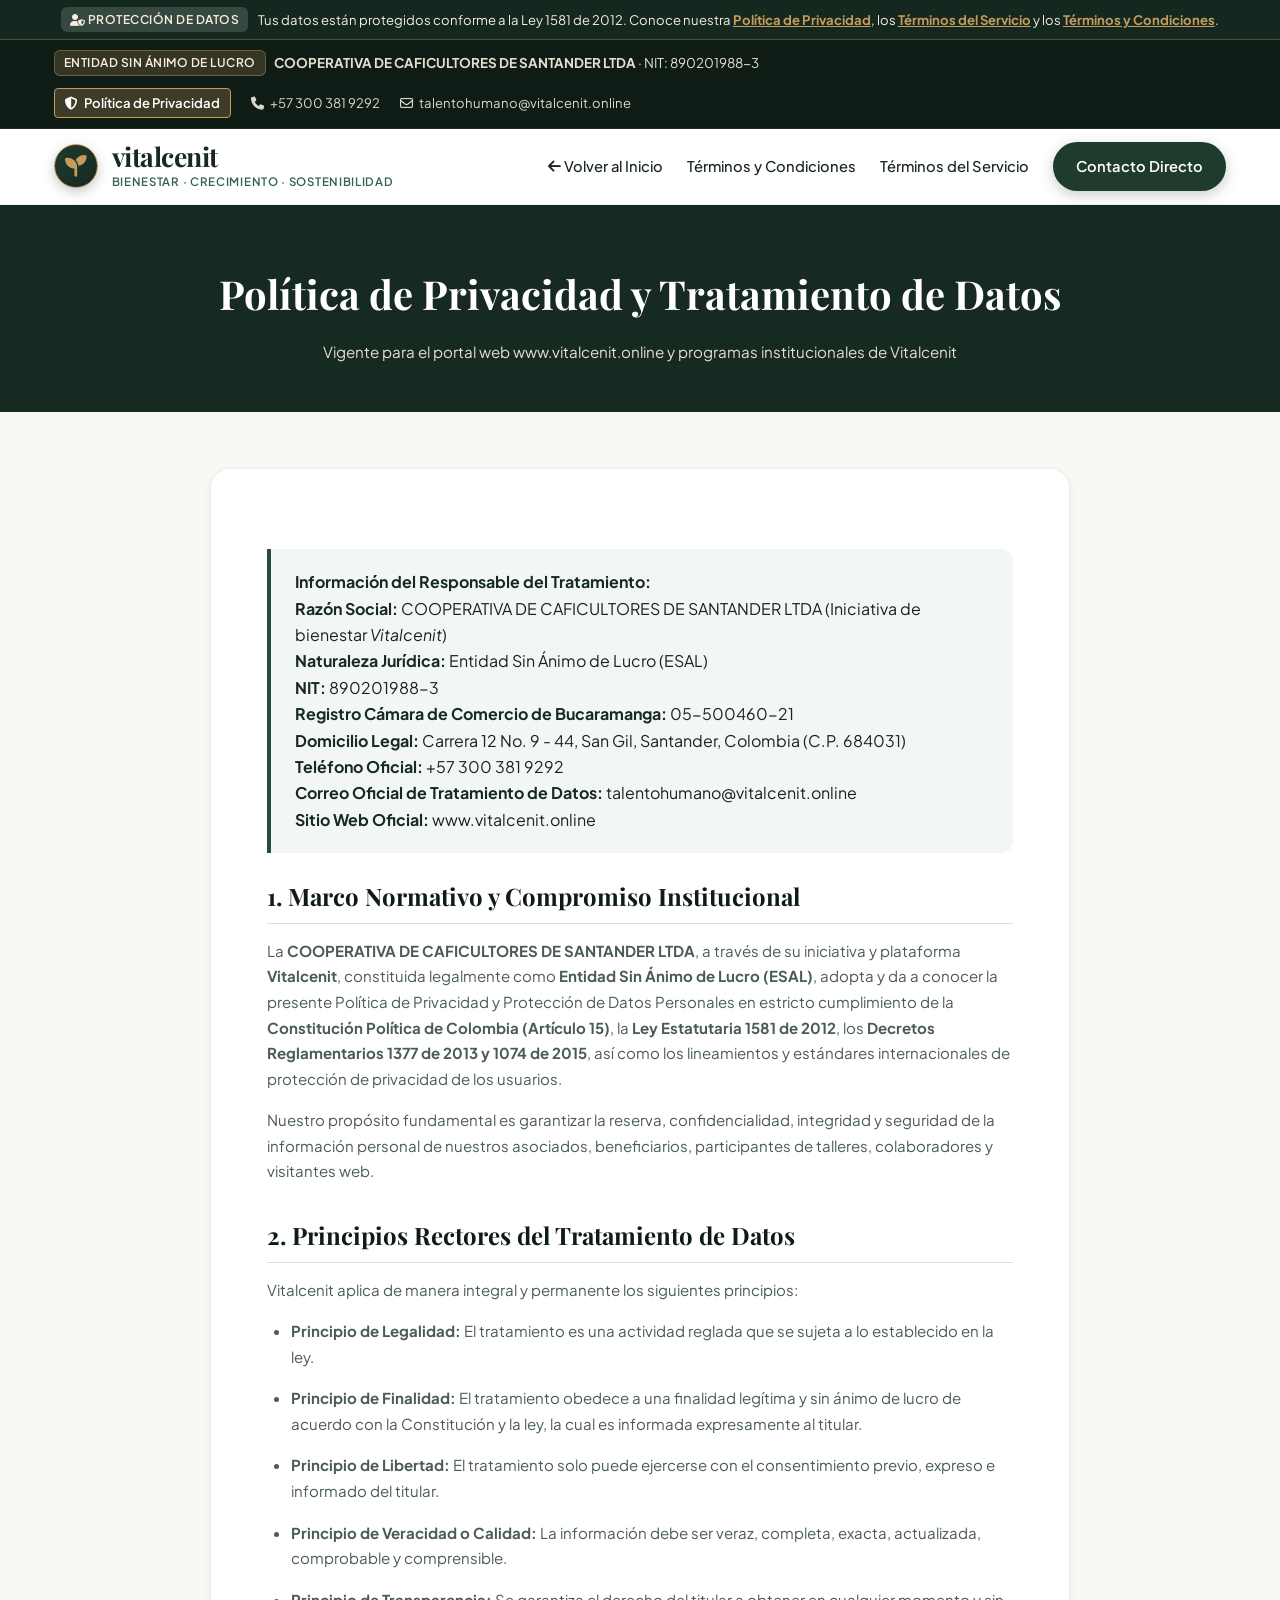
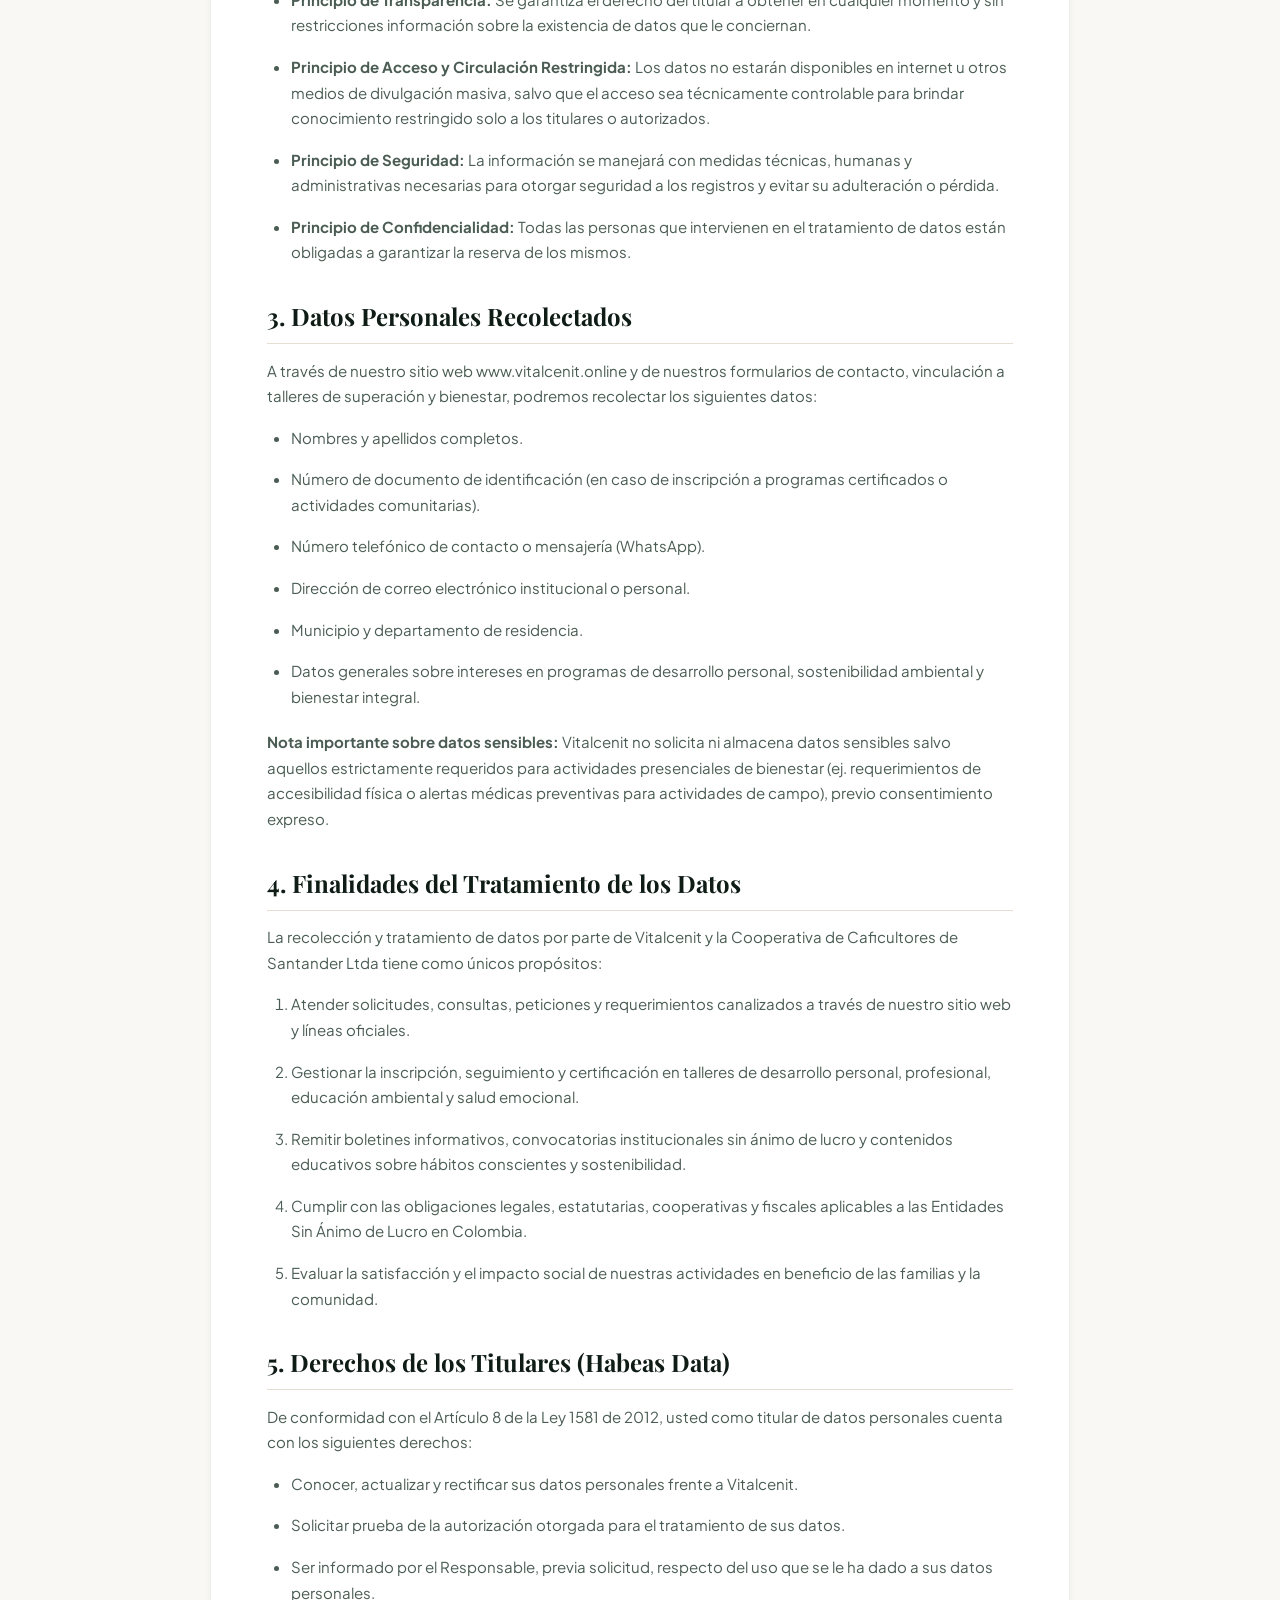
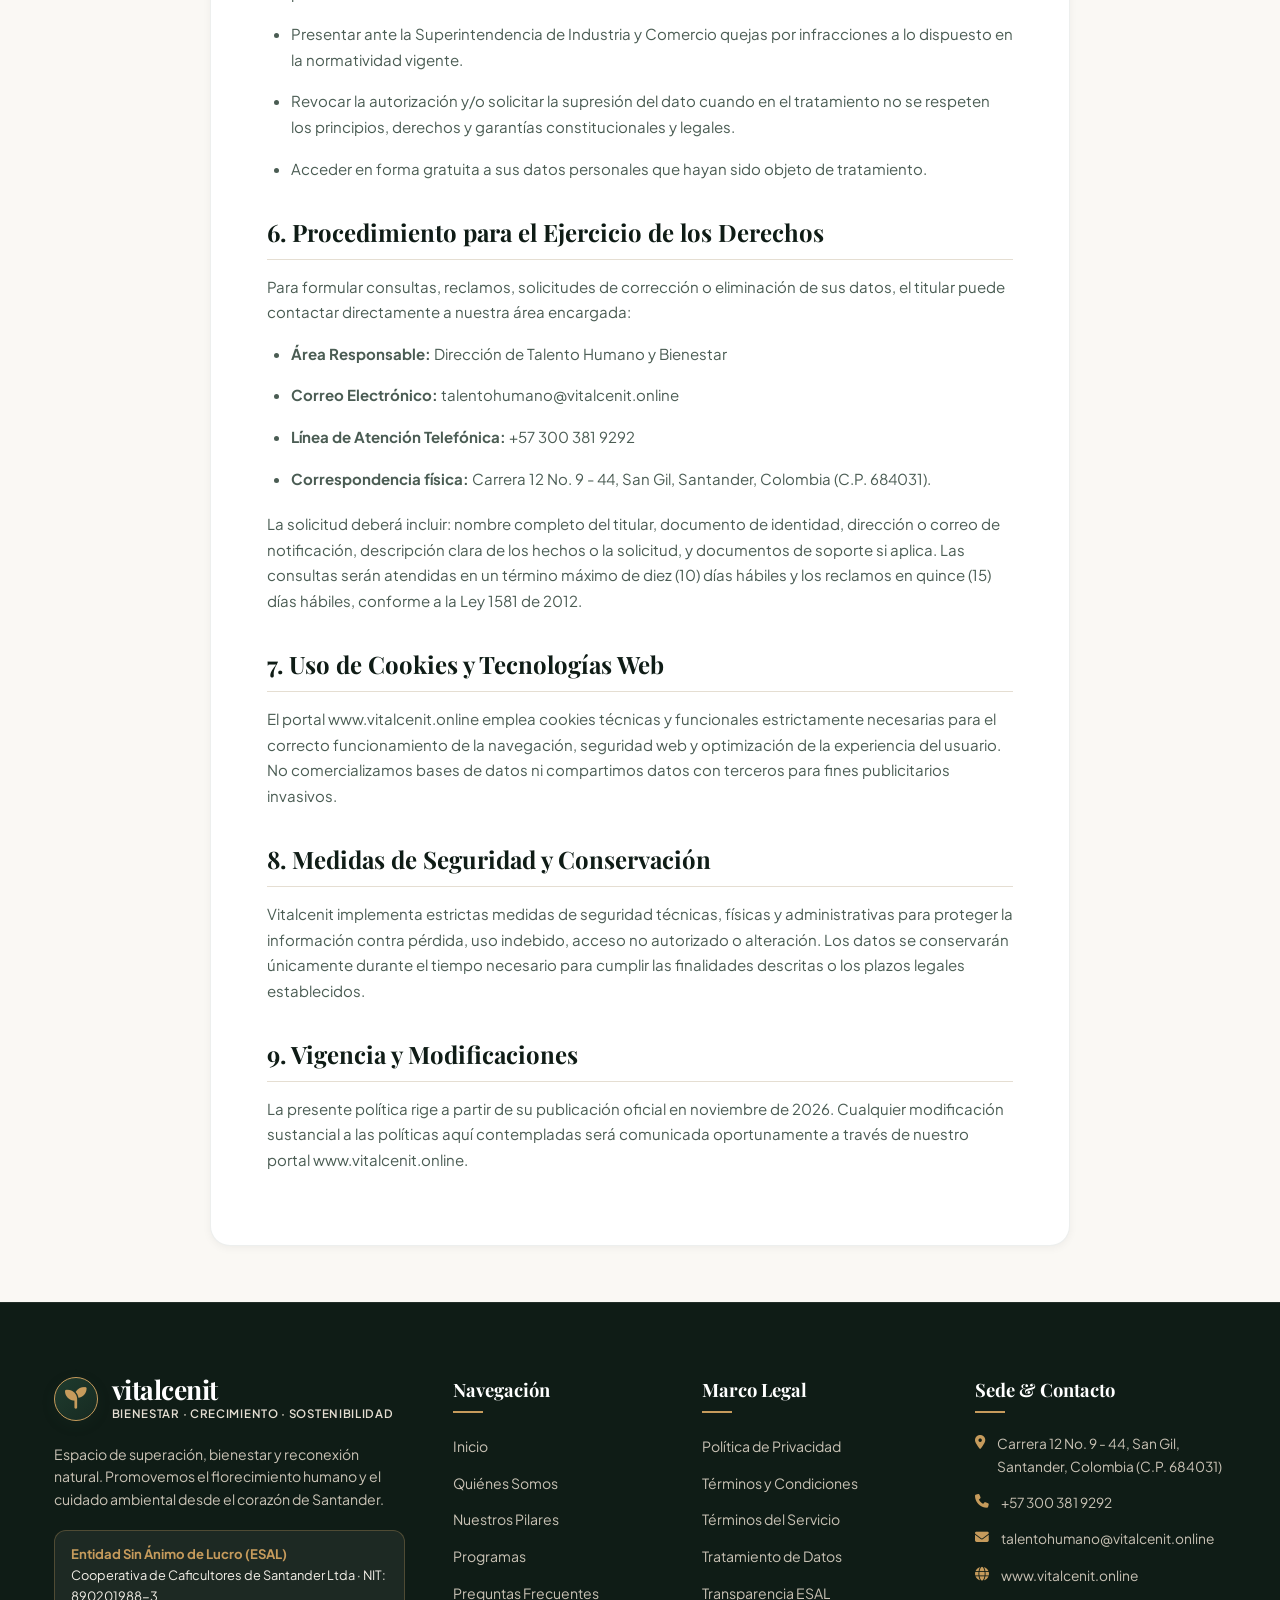
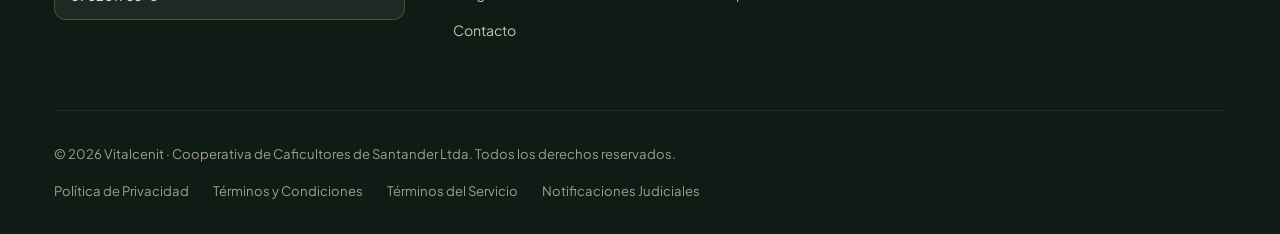
<file: politica-de-privacidad.html>
﻿<!DOCTYPE html>
<html lang="es">
<head>
    <meta charset="UTF-8">
    <meta name="viewport" content="width=device-width, initial-scale=1.0">
    <title>Política de Privacidad y Tratamiento de Datos Personales | Vitalcenit</title>
    <meta name="description" content="Política de Tratamiento y Protección de Datos Personales de Vitalcenit - Iniciativa de la Cooperativa de Caficultores de Santander Ltda (NIT 890201988-3), Entidad Sin Ánimo de Lucro.">
    <meta name="robots" content="index, follow">

    <!-- Fuentes Google -->
    <link rel="preconnect" href="https://fonts.googleapis.com">
    <link rel="preconnect" href="https://fonts.gstatic.com" crossorigin>
    <link href="https://fonts.googleapis.com/css2?family=Playfair+Display:ital,wght@0,600;0,700;1,400&family=Plus+Jakarta+Sans:wght@300;400;500;600;700&display=swap" rel="stylesheet">
    <link rel="stylesheet" href="https://cdnjs.cloudflare.com/ajax/libs/font-awesome/6.4.0/css/all.min.css">
    <link rel="stylesheet" href="styles.css">
</head>
<body>

    <!-- BANNER PERMANENTE DE PRIVACIDAD Y TRANSPARENCIA (INICIO DE PÁGINA) -->
    <div class="privacy-alert-banner">
        <div class="container privacy-alert-content">
            <span class="esal-tag" style="background:rgba(255,255,255,0.15); border:none;"><i class="fa-solid fa-user-shield"></i> Protección de Datos</span>
            <span>Tus datos están protegidos conforme a la Ley 1581 de 2012. Conoce nuestra <a href="politica-de-privacidad.html"><strong>Política de Privacidad</strong></a>, los <a href="terminos-del-servicio.html"><strong>Términos del Servicio</strong></a> y los <a href="terminos-y-condiciones.html"><strong>Términos y Condiciones</strong></a>.</span>
        </div>
    </div>

    <!-- TOP BAR INSTITUCIONAL -->
    <div class="top-bar">
        <div class="container top-bar-content">
            <div class="top-bar-badge">
                <span class="esal-tag">Entidad Sin Ánimo de Lucro</span>
                <span><strong>COOPERATIVA DE CAFICULTORES DE SANTANDER LTDA</strong> · NIT: 890201988-3</span>
            </div>
            <div class="top-bar-links">
                <a href="politica-de-privacidad.html" class="top-bar-privacy-btn"><i class="fa-solid fa-shield-halved"></i> Política de Privacidad</a>
                <a href="tel:3003819292"><i class="fa-solid fa-phone"></i> +57 300 381 9292</a>
                <a href="mailto:talentohumano@vitalcenit.online"><i class="fa-regular fa-envelope"></i> talentohumano@vitalcenit.online</a>
            </div>
        </div>
    </div>

    <!-- NAVBAR -->
    <header class="navbar">
        <div class="container nav-container">
            <a href="index.html" class="brand-logo">
                <div class="logo-symbol">
                    <i class="fa-solid fa-seedling"></i>
                </div>
                <div class="logo-text-block">
                    <span class="logo-title">vitalcenit</span>
                    <span class="logo-subtitle">Bienestar · Crecimiento · Sostenibilidad</span>
                </div>
            </a>
            <nav class="nav-links">
                <a href="index.html" class="nav-link"><i class="fa-solid fa-arrow-left"></i> Volver al Inicio</a>
                <a href="terminos-y-condiciones.html" class="nav-link">Términos y Condiciones</a>
                <a href="terminos-del-servicio.html" class="nav-link">Términos del Servicio</a>
                <a href="index.html#contacto" class="btn btn-primary">Contacto Directo</a>
            </nav>
            <button class="mobile-menu-btn" aria-label="Abrir menú">
                <i class="fa-solid fa-bars"></i>
            </button>
        </div>
    </header>

    <!-- HEADER LEGAL -->
    <section class="legal-header">
        <div class="container">
            <h1>Política de Privacidad y Tratamiento de Datos</h1>
            <p>Vigente para el portal web www.vitalcenit.online y programas institucionales de Vitalcenit</p>
        </div>
    </section>

    <!-- CUERPO LEGAL -->
    <main class="container">
        <article class="legal-body">

            <div class="legal-highlight-box">
                <strong>Información del Responsable del Tratamiento:</strong><br>
                <strong>Razón Social:</strong> COOPERATIVA DE CAFICULTORES DE SANTANDER LTDA (Iniciativa de bienestar <em>Vitalcenit</em>)<br>
                <strong>Naturaleza Jurídica:</strong> Entidad Sin Ánimo de Lucro (ESAL)<br>
                <strong>NIT:</strong> 890201988-3<br>
                <strong>Registro Cámara de Comercio de Bucaramanga:</strong> 05-500460-21<br>
                <strong>Domicilio Legal:</strong> Carrera 12 No. 9 - 44, San Gil, Santander, Colombia (C.P. 684031)<br>
                <strong>Teléfono Oficial:</strong> +57 300 381 9292<br>
                <strong>Correo Oficial de Tratamiento de Datos:</strong> talentohumano@vitalcenit.online<br>
                <strong>Sitio Web Oficial:</strong> www.vitalcenit.online
            </div>

            <h2>1. Marco Normativo y Compromiso Institucional</h2>
            <p>La <strong>COOPERATIVA DE CAFICULTORES DE SANTANDER LTDA</strong>, a través de su iniciativa y plataforma <strong>Vitalcenit</strong>, constituida legalmente como <strong>Entidad Sin Ánimo de Lucro (ESAL)</strong>, adopta y da a conocer la presente Política de Privacidad y Protección de Datos Personales en estricto cumplimiento de la <strong>Constitución Política de Colombia (Artículo 15)</strong>, la <strong>Ley Estatutaria 1581 de 2012</strong>, los <strong>Decretos Reglamentarios 1377 de 2013 y 1074 de 2015</strong>, así como los lineamientos y estándares internacionales de protección de privacidad de los usuarios.</p>
            <p>Nuestro propósito fundamental es garantizar la reserva, confidencialidad, integridad y seguridad de la información personal de nuestros asociados, beneficiarios, participantes de talleres, colaboradores y visitantes web.</p>

            <h2>2. Principios Rectores del Tratamiento de Datos</h2>
            <p>Vitalcenit aplica de manera integral y permanente los siguientes principios:</p>
            <ul>
                <li><strong>Principio de Legalidad:</strong> El tratamiento es una actividad reglada que se sujeta a lo establecido en la ley.</li>
                <li><strong>Principio de Finalidad:</strong> El tratamiento obedece a una finalidad legítima y sin ánimo de lucro de acuerdo con la Constitución y la ley, la cual es informada expresamente al titular.</li>
                <li><strong>Principio de Libertad:</strong> El tratamiento solo puede ejercerse con el consentimiento previo, expreso e informado del titular.</li>
                <li><strong>Principio de Veracidad o Calidad:</strong> La información debe ser veraz, completa, exacta, actualizada, comprobable y comprensible.</li>
                <li><strong>Principio de Transparencia:</strong> Se garantiza el derecho del titular a obtener en cualquier momento y sin restricciones información sobre la existencia de datos que le conciernan.</li>
                <li><strong>Principio de Acceso y Circulación Restringida:</strong> Los datos no estarán disponibles en internet u otros medios de divulgación masiva, salvo que el acceso sea técnicamente controlable para brindar conocimiento restringido solo a los titulares o autorizados.</li>
                <li><strong>Principio de Seguridad:</strong> La información se manejará con medidas técnicas, humanas y administrativas necesarias para otorgar seguridad a los registros y evitar su adulteración o pérdida.</li>
                <li><strong>Principio de Confidencialidad:</strong> Todas las personas que intervienen en el tratamiento de datos están obligadas a garantizar la reserva de los mismos.</li>
            </ul>

            <h2>3. Datos Personales Recolectados</h2>
            <p>A través de nuestro sitio web www.vitalcenit.online y de nuestros formularios de contacto, vinculación a talleres de superación y bienestar, podremos recolectar los siguientes datos:</p>
            <ul>
                <li>Nombres y apellidos completos.</li>
                <li>Número de documento de identificación (en caso de inscripción a programas certificados o actividades comunitarias).</li>
                <li>Número telefónico de contacto o mensajería (WhatsApp).</li>
                <li>Dirección de correo electrónico institucional o personal.</li>
                <li>Municipio y departamento de residencia.</li>
                <li>Datos generales sobre intereses en programas de desarrollo personal, sostenibilidad ambiental y bienestar integral.</li>
            </ul>
            <p><strong>Nota importante sobre datos sensibles:</strong> Vitalcenit no solicita ni almacena datos sensibles salvo aquellos estrictamente requeridos para actividades presenciales de bienestar (ej. requerimientos de accesibilidad física o alertas médicas preventivas para actividades de campo), previo consentimiento expreso.</p>

            <h2>4. Finalidades del Tratamiento de los Datos</h2>
            <p>La recolección y tratamiento de datos por parte de Vitalcenit y la Cooperativa de Caficultores de Santander Ltda tiene como únicos propósitos:</p>
            <ol>
                <li>Atender solicitudes, consultas, peticiones y requerimientos canalizados a través de nuestro sitio web y líneas oficiales.</li>
                <li>Gestionar la inscripción, seguimiento y certificación en talleres de desarrollo personal, profesional, educación ambiental y salud emocional.</li>
                <li>Remitir boletines informativos, convocatorias institucionales sin ánimo de lucro y contenidos educativos sobre hábitos conscientes y sostenibilidad.</li>
                <li>Cumplir con las obligaciones legales, estatutarias, cooperativas y fiscales aplicables a las Entidades Sin Ánimo de Lucro en Colombia.</li>
                <li>Evaluar la satisfacción y el impacto social de nuestras actividades en beneficio de las familias y la comunidad.</li>
            </ol>

            <h2>5. Derechos de los Titulares (Habeas Data)</h2>
            <p>De conformidad con el Artículo 8 de la Ley 1581 de 2012, usted como titular de datos personales cuenta con los siguientes derechos:</p>
            <ul>
                <li>Conocer, actualizar y rectificar sus datos personales frente a Vitalcenit.</li>
                <li>Solicitar prueba de la autorización otorgada para el tratamiento de sus datos.</li>
                <li>Ser informado por el Responsable, previa solicitud, respecto del uso que se le ha dado a sus datos personales.</li>
                <li>Presentar ante la Superintendencia de Industria y Comercio quejas por infracciones a lo dispuesto en la normatividad vigente.</li>
                <li>Revocar la autorización y/o solicitar la supresión del dato cuando en el tratamiento no se respeten los principios, derechos y garantías constitucionales y legales.</li>
                <li>Acceder en forma gratuita a sus datos personales que hayan sido objeto de tratamiento.</li>
            </ul>

            <h2>6. Procedimiento para el Ejercicio de los Derechos</h2>
            <p>Para formular consultas, reclamos, solicitudes de corrección o eliminación de sus datos, el titular puede contactar directamente a nuestra área encargada:</p>
            <ul>
                <li><strong>Área Responsable:</strong> Dirección de Talento Humano y Bienestar</li>
                <li><strong>Correo Electrónico:</strong> <a href="mailto:talentohumano@vitalcenit.online">talentohumano@vitalcenit.online</a></li>
                <li><strong>Línea de Atención Telefónica:</strong> +57 300 381 9292</li>
                <li><strong>Correspondencia física:</strong> Carrera 12 No. 9 - 44, San Gil, Santander, Colombia (C.P. 684031).</li>
            </ul>
            <p>La solicitud deberá incluir: nombre completo del titular, documento de identidad, dirección o correo de notificación, descripción clara de los hechos o la solicitud, y documentos de soporte si aplica. Las consultas serán atendidas en un término máximo de diez (10) días hábiles y los reclamos en quince (15) días hábiles, conforme a la Ley 1581 de 2012.</p>

            <h2>7. Uso de Cookies y Tecnologías Web</h2>
            <p>El portal www.vitalcenit.online emplea cookies técnicas y funcionales estrictamente necesarias para el correcto funcionamiento de la navegación, seguridad web y optimización de la experiencia del usuario. No comercializamos bases de datos ni compartimos datos con terceros para fines publicitarios invasivos.</p>

            <h2>8. Medidas de Seguridad y Conservación</h2>
            <p>Vitalcenit implementa estrictas medidas de seguridad técnicas, físicas y administrativas para proteger la información contra pérdida, uso indebido, acceso no autorizado o alteración. Los datos se conservarán únicamente durante el tiempo necesario para cumplir las finalidades descritas o los plazos legales establecidos.</p>

            <h2>9. Vigencia y Modificaciones</h2>
            <p>La presente política rige a partir de su publicación oficial en noviembre de 2026. Cualquier modificación sustancial a las políticas aquí contempladas será comunicada oportunamente a través de nuestro portal www.vitalcenit.online.</p>

        </article>
    </main>

    <!-- FOOTER INSTITUCIONAL -->
    <footer class="site-footer">
        <div class="container">
            <div class="footer-grid">
                <div class="footer-col-brand">
                    <div class="brand-logo">
                        <div class="logo-symbol"><i class="fa-solid fa-seedling"></i></div>
                        <div class="logo-text-block">
                            <span class="logo-title">vitalcenit</span>
                            <span class="logo-subtitle">Bienestar · Crecimiento · Sostenibilidad</span>
                        </div>
                    </div>
                    <p>Espacio de superación, bienestar y reconexión natural. Promovemos el florecimiento humano y el cuidado ambiental desde el corazón de Santander.</p>
                    <div class="footer-esal-badge">
                        <strong>Entidad Sin Ánimo de Lucro (ESAL)</strong>
                        <span>Cooperativa de Caficultores de Santander Ltda · NIT: 890201988-3</span>
                    </div>
                </div>

                <div>
                    <h4 class="footer-heading">Navegación</h4>
                    <ul class="footer-links">
                        <li><a href="index.html">Inicio</a></li>
                        <li><a href="index.html#quienes-somos">Quiénes Somos</a></li>
                        <li><a href="index.html#pilares">Nuestros Pilares</a></li>
                        <li><a href="index.html#programas">Programas</a></li>
                        <li><a href="index.html#faq">Preguntas Frecuentes</a></li>
                        <li><a href="index.html#contacto">Contacto</a></li>
                    </ul>
                </div>

                <div>
                    <h4 class="footer-heading">Marco Legal</h4>
                    <ul class="footer-links">
                        <li><a href="politica-de-privacidad.html">Política de Privacidad</a></li>
                        <li><a href="terminos-y-condiciones.html">Términos y Condiciones</a></li>
                        <li><a href="terminos-del-servicio.html">Términos del Servicio</a></li>
                        <li><a href="politica-de-privacidad.html#habeas-data">Tratamiento de Datos</a></li>
                        <li><a href="index.html#transparencia">Transparencia ESAL</a></li>
                    </ul>
                </div>

                <div>
                    <h4 class="footer-heading">Sede & Contacto</h4>
                    <ul class="footer-contact-list">
                        <li><i class="fa-solid fa-location-dot"></i> <span>Carrera 12 No. 9 - 44, San Gil, Santander, Colombia (C.P. 684031)</span></li>
                        <li><i class="fa-solid fa-phone"></i> <span>+57 300 381 9292</span></li>
                        <li><i class="fa-solid fa-envelope"></i> <span>talentohumano@vitalcenit.online</span></li>
                        <li><i class="fa-solid fa-globe"></i> <span>www.vitalcenit.online</span></li>
                    </ul>
                </div>
            </div>

            <div class="footer-bottom">
                <p>&copy; 2026 Vitalcenit · Cooperativa de Caficultores de Santander Ltda. Todos los derechos reservados.</p>
                <div class="footer-legal-links">
                    <a href="politica-de-privacidad.html">Política de Privacidad</a>
                    <a href="terminos-y-condiciones.html">Términos y Condiciones</a>
                    <a href="terminos-del-servicio.html">Términos del Servicio</a>
                    <a href="mailto:talentohumano@vitalcenit.online">Notificaciones Judiciales</a>
                </div>
            </div>
        </div>
    </footer>

    <script src="app.js"></script>
</body>
</html>
</file>
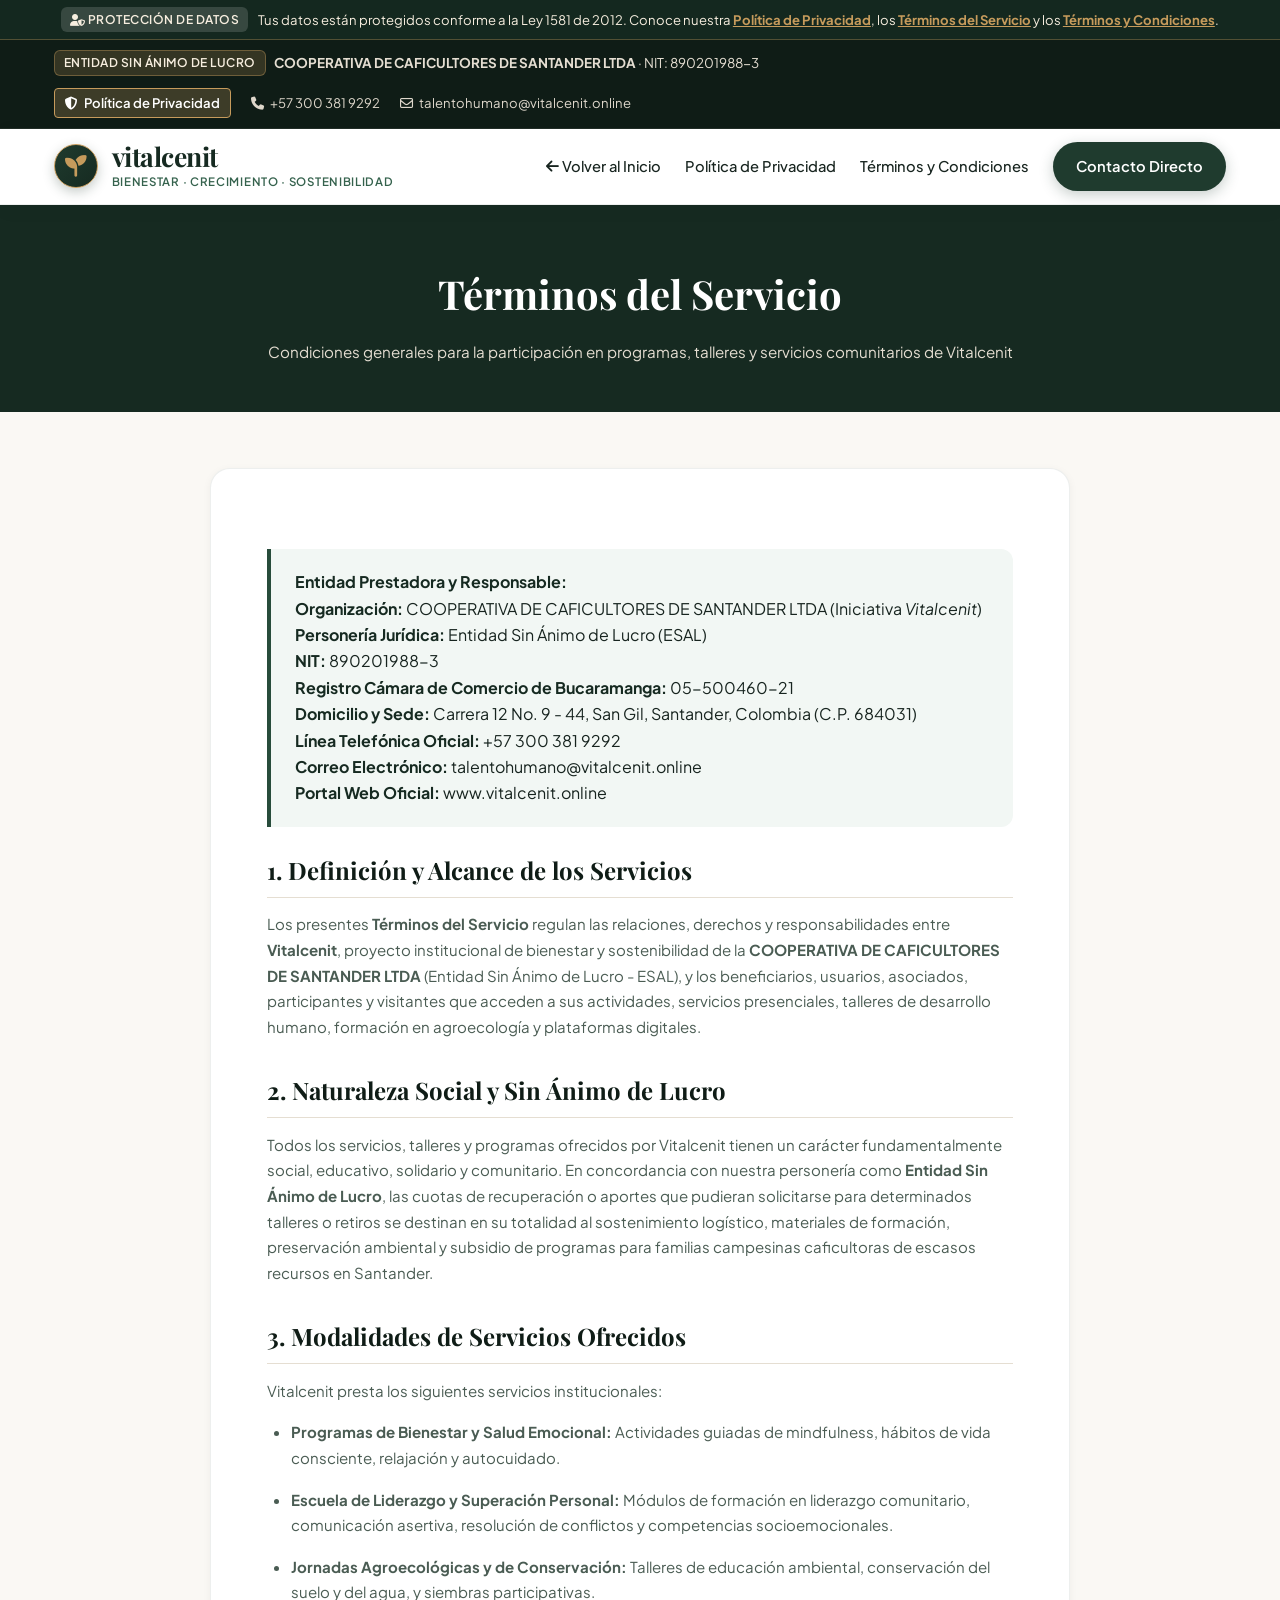
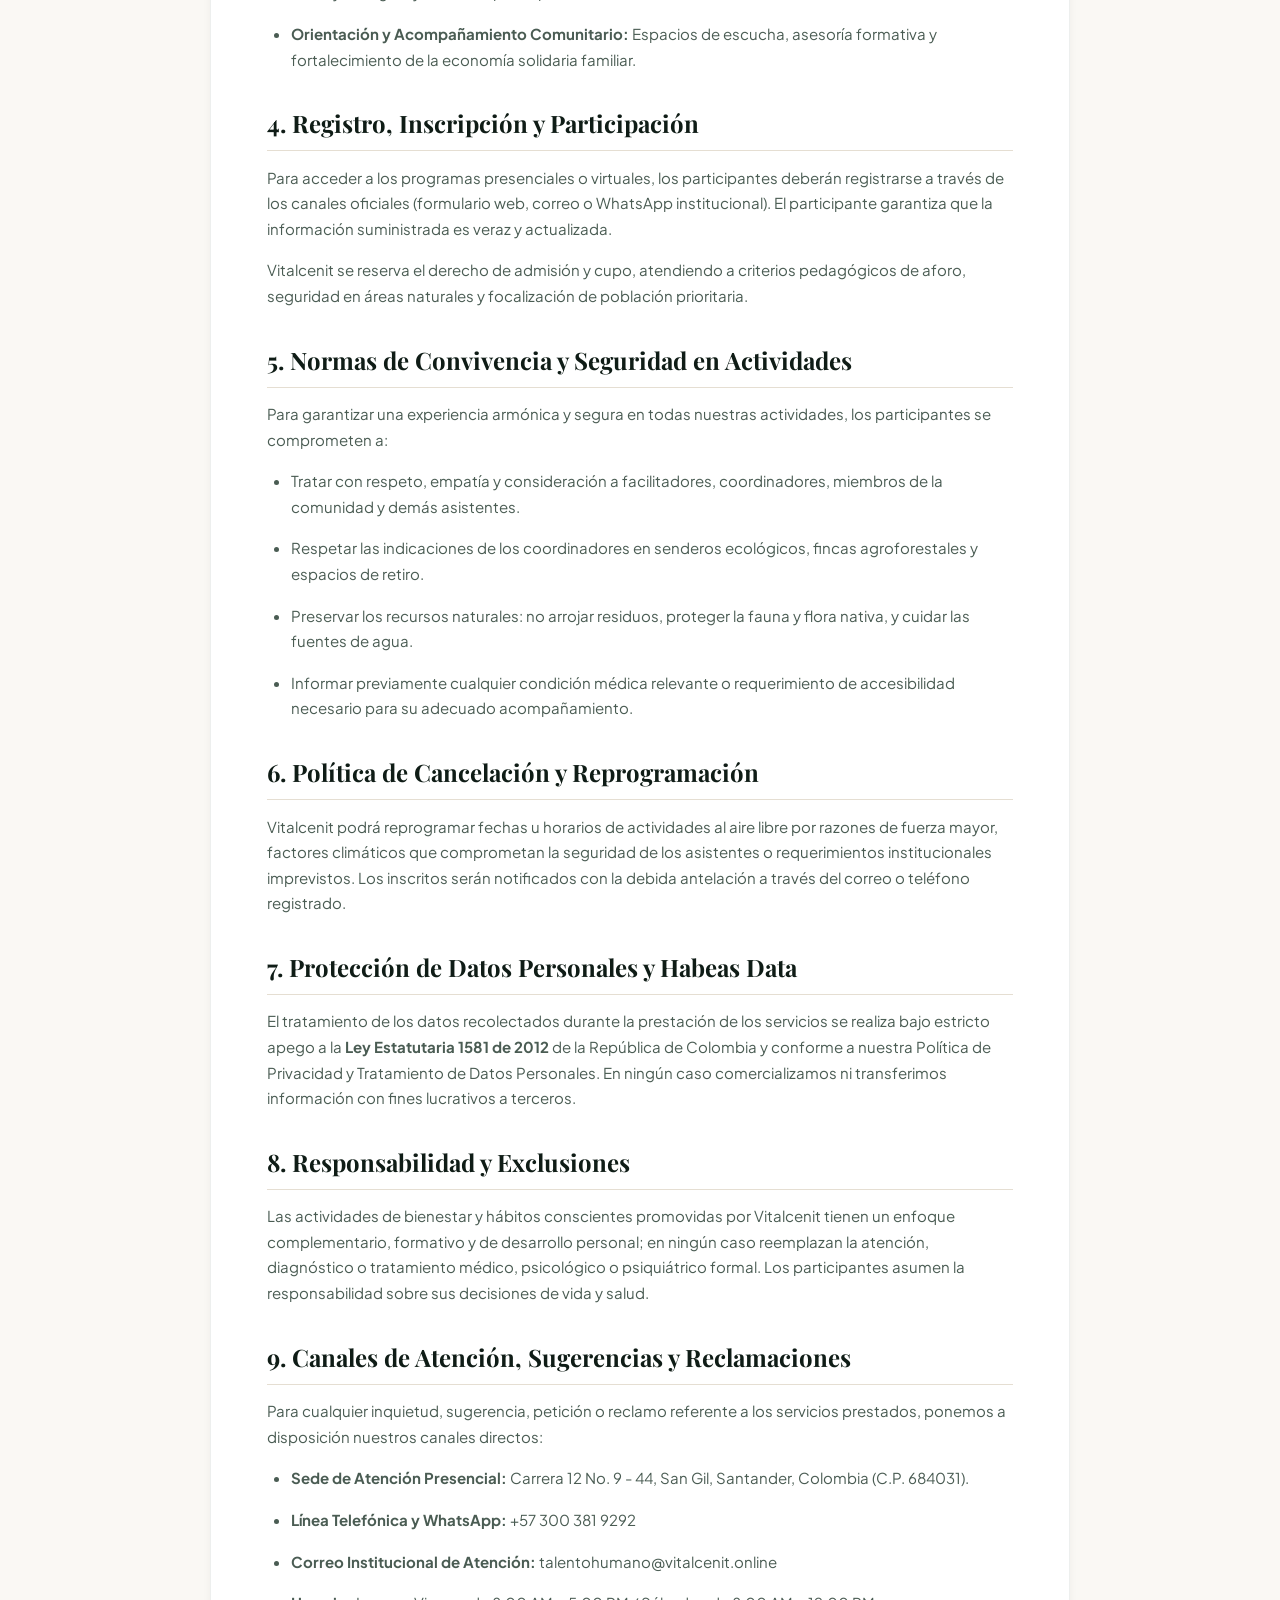
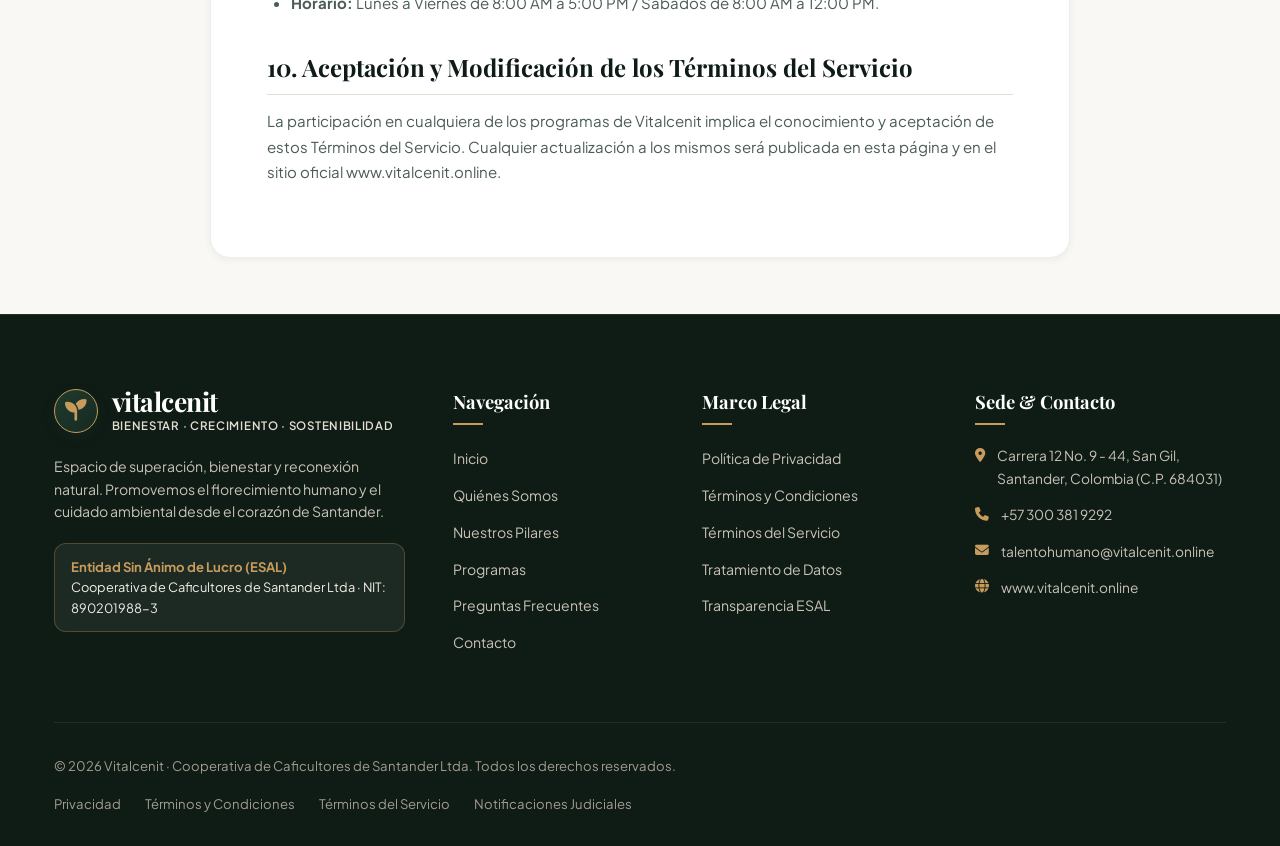
<file: terminos-del-servicio.html>
﻿<!DOCTYPE html>
<html lang="es">
<head>
    <meta charset="UTF-8">
    <meta name="viewport" content="width=device-width, initial-scale=1.0">
    <title>Términos del Servicio | Vitalcenit</title>
    <meta name="description" content="Términos del Servicio de Vitalcenit - Cooperativa de Caficultores de Santander Ltda (NIT 890201988-3), Entidad Sin Ánimo de Lucro en San Gil, Santander.">
    <meta name="robots" content="index, follow">

    <!-- Fuentes Google -->
    <link rel="preconnect" href="https://fonts.googleapis.com">
    <link rel="preconnect" href="https://fonts.gstatic.com" crossorigin>
    <link href="https://fonts.googleapis.com/css2?family=Playfair+Display:ital,wght@0,600;0,700;1,400&family=Plus+Jakarta+Sans:wght@300;400;500;600;700&display=swap" rel="stylesheet">
    <link rel="stylesheet" href="https://cdnjs.cloudflare.com/ajax/libs/font-awesome/6.4.0/css/all.min.css">
    <link rel="stylesheet" href="styles.css">
</head>
<body>

    <!-- BANNER PERMANENTE DE PRIVACIDAD Y TRANSPARENCIA (INICIO DE PÁGINA) -->
    <div class="privacy-alert-banner">
        <div class="container privacy-alert-content">
            <span class="esal-tag" style="background:rgba(255,255,255,0.15); border:none;"><i class="fa-solid fa-user-shield"></i> Protección de Datos</span>
            <span>Tus datos están protegidos conforme a la Ley 1581 de 2012. Conoce nuestra <a href="politica-de-privacidad.html"><strong>Política de Privacidad</strong></a>, los <a href="terminos-del-servicio.html"><strong>Términos del Servicio</strong></a> y los <a href="terminos-y-condiciones.html"><strong>Términos y Condiciones</strong></a>.</span>
        </div>
    </div>

    <!-- TOP BAR INSTITUCIONAL -->
    <div class="top-bar">
        <div class="container top-bar-content">
            <div class="top-bar-badge">
                <span class="esal-tag">Entidad Sin Ánimo de Lucro</span>
                <span><strong>COOPERATIVA DE CAFICULTORES DE SANTANDER LTDA</strong> · NIT: 890201988-3</span>
            </div>
            <div class="top-bar-links">
                <a href="politica-de-privacidad.html" class="top-bar-privacy-btn"><i class="fa-solid fa-shield-halved"></i> Política de Privacidad</a>
                <a href="tel:3003819292"><i class="fa-solid fa-phone"></i> +57 300 381 9292</a>
                <a href="mailto:talentohumano@vitalcenit.online"><i class="fa-regular fa-envelope"></i> talentohumano@vitalcenit.online</a>
            </div>
        </div>
    </div>

    <!-- NAVBAR -->
    <header class="navbar">
        <div class="container nav-container">
            <a href="index.html" class="brand-logo">
                <div class="logo-symbol">
                    <i class="fa-solid fa-seedling"></i>
                </div>
                <div class="logo-text-block">
                    <span class="logo-title">vitalcenit</span>
                    <span class="logo-subtitle">Bienestar · Crecimiento · Sostenibilidad</span>
                </div>
            </a>
            <nav class="nav-links">
                <a href="index.html" class="nav-link"><i class="fa-solid fa-arrow-left"></i> Volver al Inicio</a>
                <a href="politica-de-privacidad.html" class="nav-link">Política de Privacidad</a>
                <a href="terminos-y-condiciones.html" class="nav-link">Términos y Condiciones</a>
                <a href="index.html#contacto" class="btn btn-primary">Contacto Directo</a>
            </nav>
            <button class="mobile-menu-btn" aria-label="Abrir menú">
                <i class="fa-solid fa-bars"></i>
            </button>
        </div>
    </header>

    <!-- HEADER LEGAL -->
    <section class="legal-header">
        <div class="container">
            <h1>Términos del Servicio</h1>
            <p>Condiciones generales para la participación en programas, talleres y servicios comunitarios de Vitalcenit</p>
        </div>
    </section>

    <!-- CUERPO LEGAL -->
    <main class="container">
        <article class="legal-body">

            <div class="legal-highlight-box">
                <strong>Entidad Prestadora y Responsable:</strong><br>
                <strong>Organización:</strong> COOPERATIVA DE CAFICULTORES DE SANTANDER LTDA (Iniciativa <em>Vitalcenit</em>)<br>
                <strong>Personería Jurídica:</strong> Entidad Sin Ánimo de Lucro (ESAL)<br>
                <strong>NIT:</strong> 890201988-3<br>
                <strong>Registro Cámara de Comercio de Bucaramanga:</strong> 05-500460-21<br>
                <strong>Domicilio y Sede:</strong> Carrera 12 No. 9 - 44, San Gil, Santander, Colombia (C.P. 684031)<br>
                <strong>Línea Telefónica Oficial:</strong> +57 300 381 9292<br>
                <strong>Correo Electrónico:</strong> talentohumano@vitalcenit.online<br>
                <strong>Portal Web Oficial:</strong> www.vitalcenit.online
            </div>

            <h2>1. Definición y Alcance de los Servicios</h2>
            <p>Los presentes <strong>Términos del Servicio</strong> regulan las relaciones, derechos y responsabilidades entre <strong>Vitalcenit</strong>, proyecto institucional de bienestar y sostenibilidad de la <strong>COOPERATIVA DE CAFICULTORES DE SANTANDER LTDA</strong> (Entidad Sin Ánimo de Lucro - ESAL), y los beneficiarios, usuarios, asociados, participantes y visitantes que acceden a sus actividades, servicios presenciales, talleres de desarrollo humano, formación en agroecología y plataformas digitales.</p>

            <h2>2. Naturaleza Social y Sin Ánimo de Lucro</h2>
            <p>Todos los servicios, talleres y programas ofrecidos por Vitalcenit tienen un carácter fundamentalmente social, educativo, solidario y comunitario. En concordancia con nuestra personería como <strong>Entidad Sin Ánimo de Lucro</strong>, las cuotas de recuperación o aportes que pudieran solicitarse para determinados talleres o retiros se destinan en su totalidad al sostenimiento logístico, materiales de formación, preservación ambiental y subsidio de programas para familias campesinas caficultoras de escasos recursos en Santander.</p>

            <h2>3. Modalidades de Servicios Ofrecidos</h2>
            <p>Vitalcenit presta los siguientes servicios institucionales:</p>
            <ul>
                <li><strong>Programas de Bienestar y Salud Emocional:</strong> Actividades guiadas de mindfulness, hábitos de vida consciente, relajación y autocuidado.</li>
                <li><strong>Escuela de Liderazgo y Superación Personal:</strong> Módulos de formación en liderazgo comunitario, comunicación asertiva, resolución de conflictos y competencias socioemocionales.</li>
                <li><strong>Jornadas Agroecológicas y de Conservación:</strong> Talleres de educación ambiental, conservación del suelo y del agua, y siembras participativas.</li>
                <li><strong>Orientación y Acompañamiento Comunitario:</strong> Espacios de escucha, asesoría formativa y fortalecimiento de la economía solidaria familiar.</li>
            </ul>

            <h2>4. Registro, Inscripción y Participación</h2>
            <p>Para acceder a los programas presenciales o virtuales, los participantes deberán registrarse a través de los canales oficiales (formulario web, correo o WhatsApp institucional). El participante garantiza que la información suministrada es veraz y actualizada.</p>
            <p>Vitalcenit se reserva el derecho de admisión y cupo, atendiendo a criterios pedagógicos de aforo, seguridad en áreas naturales y focalización de población prioritaria.</p>

            <h2>5. Normas de Convivencia y Seguridad en Actividades</h2>
            <p>Para garantizar una experiencia armónica y segura en todas nuestras actividades, los participantes se comprometen a:</p>
            <ul>
                <li>Tratar con respeto, empatía y consideración a facilitadores, coordinadores, miembros de la comunidad y demás asistentes.</li>
                <li>Respetar las indicaciones de los coordinadores en senderos ecológicos, fincas agroforestales y espacios de retiro.</li>
                <li>Preservar los recursos naturales: no arrojar residuos, proteger la fauna y flora nativa, y cuidar las fuentes de agua.</li>
                <li>Informar previamente cualquier condición médica relevante o requerimiento de accesibilidad necesario para su adecuado acompañamiento.</li>
            </ul>

            <h2>6. Política de Cancelación y Reprogramación</h2>
            <p>Vitalcenit podrá reprogramar fechas u horarios de actividades al aire libre por razones de fuerza mayor, factores climáticos que comprometan la seguridad de los asistentes o requerimientos institucionales imprevistos. Los inscritos serán notificados con la debida antelación a través del correo o teléfono registrado.</p>

            <h2>7. Protección de Datos Personales y Habeas Data</h2>
            <p>El tratamiento de los datos recolectados durante la prestación de los servicios se realiza bajo estricto apego a la <strong>Ley Estatutaria 1581 de 2012</strong> de la República de Colombia y conforme a nuestra <a href="politica-de-privacidad.html">Política de Privacidad y Tratamiento de Datos Personales</a>. En ningún caso comercializamos ni transferimos información con fines lucrativos a terceros.</p>

            <h2>8. Responsabilidad y Exclusiones</h2>
            <p>Las actividades de bienestar y hábitos conscientes promovidas por Vitalcenit tienen un enfoque complementario, formativo y de desarrollo personal; en ningún caso reemplazan la atención, diagnóstico o tratamiento médico, psicológico o psiquiátrico formal. Los participantes asumen la responsabilidad sobre sus decisiones de vida y salud.</p>

            <h2>9. Canales de Atención, Sugerencias y Reclamaciones</h2>
            <p>Para cualquier inquietud, sugerencia, petición o reclamo referente a los servicios prestados, ponemos a disposición nuestros canales directos:</p>
            <ul>
                <li><strong>Sede de Atención Presencial:</strong> Carrera 12 No. 9 - 44, San Gil, Santander, Colombia (C.P. 684031).</li>
                <li><strong>Línea Telefónica y WhatsApp:</strong> +57 300 381 9292</li>
                <li><strong>Correo Institucional de Atención:</strong> <a href="mailto:talentohumano@vitalcenit.online">talentohumano@vitalcenit.online</a></li>
                <li><strong>Horario:</strong> Lunes a Viernes de 8:00 AM a 5:00 PM / Sábados de 8:00 AM a 12:00 PM.</li>
            </ul>

            <h2>10. Aceptación y Modificación de los Términos del Servicio</h2>
            <p>La participación en cualquiera de los programas de Vitalcenit implica el conocimiento y aceptación de estos Términos del Servicio. Cualquier actualización a los mismos será publicada en esta página y en el sitio oficial www.vitalcenit.online.</p>

        </article>
    </main>

    <!-- FOOTER INSTITUCIONAL -->
    <footer class="site-footer">
        <div class="container">
            <div class="footer-grid">
                <div class="footer-col-brand">
                    <div class="brand-logo">
                        <div class="logo-symbol"><i class="fa-solid fa-seedling"></i></div>
                        <div class="logo-text-block">
                            <span class="logo-title">vitalcenit</span>
                            <span class="logo-subtitle">Bienestar · Crecimiento · Sostenibilidad</span>
                        </div>
                    </div>
                    <p>Espacio de superación, bienestar y reconexión natural. Promovemos el florecimiento humano y el cuidado ambiental desde el corazón de Santander.</p>
                    <div class="footer-esal-badge">
                        <strong>Entidad Sin Ánimo de Lucro (ESAL)</strong>
                        <span>Cooperativa de Caficultores de Santander Ltda · NIT: 890201988-3</span>
                    </div>
                </div>

                <div>
                    <h4 class="footer-heading">Navegación</h4>
                    <ul class="footer-links">
                        <li><a href="index.html">Inicio</a></li>
                        <li><a href="index.html#quienes-somos">Quiénes Somos</a></li>
                        <li><a href="index.html#pilares">Nuestros Pilares</a></li>
                        <li><a href="index.html#programas">Programas</a></li>
                        <li><a href="index.html#faq">Preguntas Frecuentes</a></li>
                        <li><a href="index.html#contacto">Contacto</a></li>
                    </ul>
                </div>

                <div>
                    <h4 class="footer-heading">Marco Legal</h4>
                    <ul class="footer-links">
                        <li><a href="politica-de-privacidad.html">Política de Privacidad</a></li>
                        <li><a href="terminos-y-condiciones.html">Términos y Condiciones</a></li>
                        <li><a href="terminos-del-servicio.html">Términos del Servicio</a></li>
                        <li><a href="politica-de-privacidad.html#habeas-data">Tratamiento de Datos</a></li>
                        <li><a href="index.html#transparencia">Transparencia ESAL</a></li>
                    </ul>
                </div>

                <div>
                    <h4 class="footer-heading">Sede & Contacto</h4>
                    <ul class="footer-contact-list">
                        <li><i class="fa-solid fa-location-dot"></i> <span>Carrera 12 No. 9 - 44, San Gil, Santander, Colombia (C.P. 684031)</span></li>
                        <li><i class="fa-solid fa-phone"></i> <span>+57 300 381 9292</span></li>
                        <li><i class="fa-solid fa-envelope"></i> <span>talentohumano@vitalcenit.online</span></li>
                        <li><i class="fa-solid fa-globe"></i> <span>www.vitalcenit.online</span></li>
                    </ul>
                </div>
            </div>

            <div class="footer-bottom">
                <p>&copy; 2026 Vitalcenit · Cooperativa de Caficultores de Santander Ltda. Todos los derechos reservados.</p>
                <div class="footer-legal-links">
                    <a href="politica-de-privacidad.html">Privacidad</a>
                    <a href="terminos-y-condiciones.html">Términos y Condiciones</a>
                    <a href="terminos-del-servicio.html">Términos del Servicio</a>
                    <a href="mailto:talentohumano@vitalcenit.online">Notificaciones Judiciales</a>
                </div>
            </div>
        </div>
    </footer>

    <script src="app.js"></script>
</body>
</html>
</file>
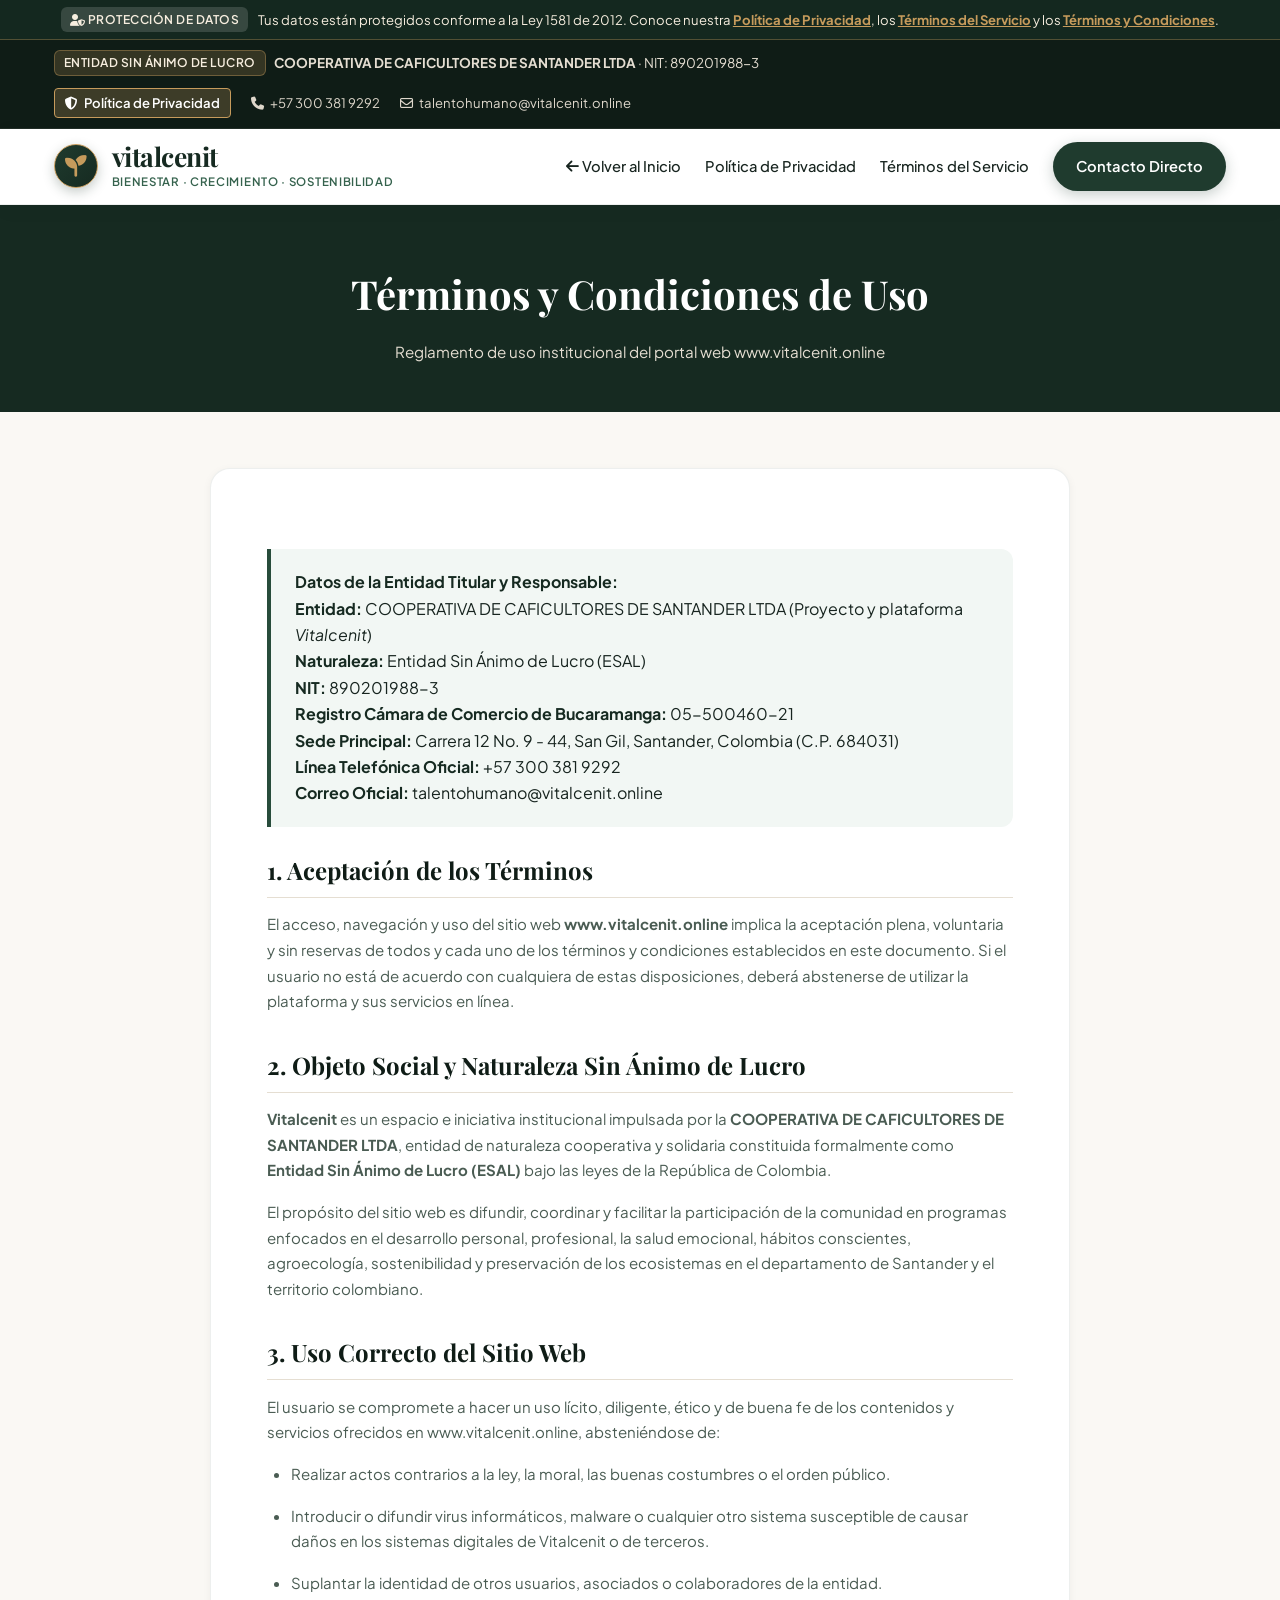
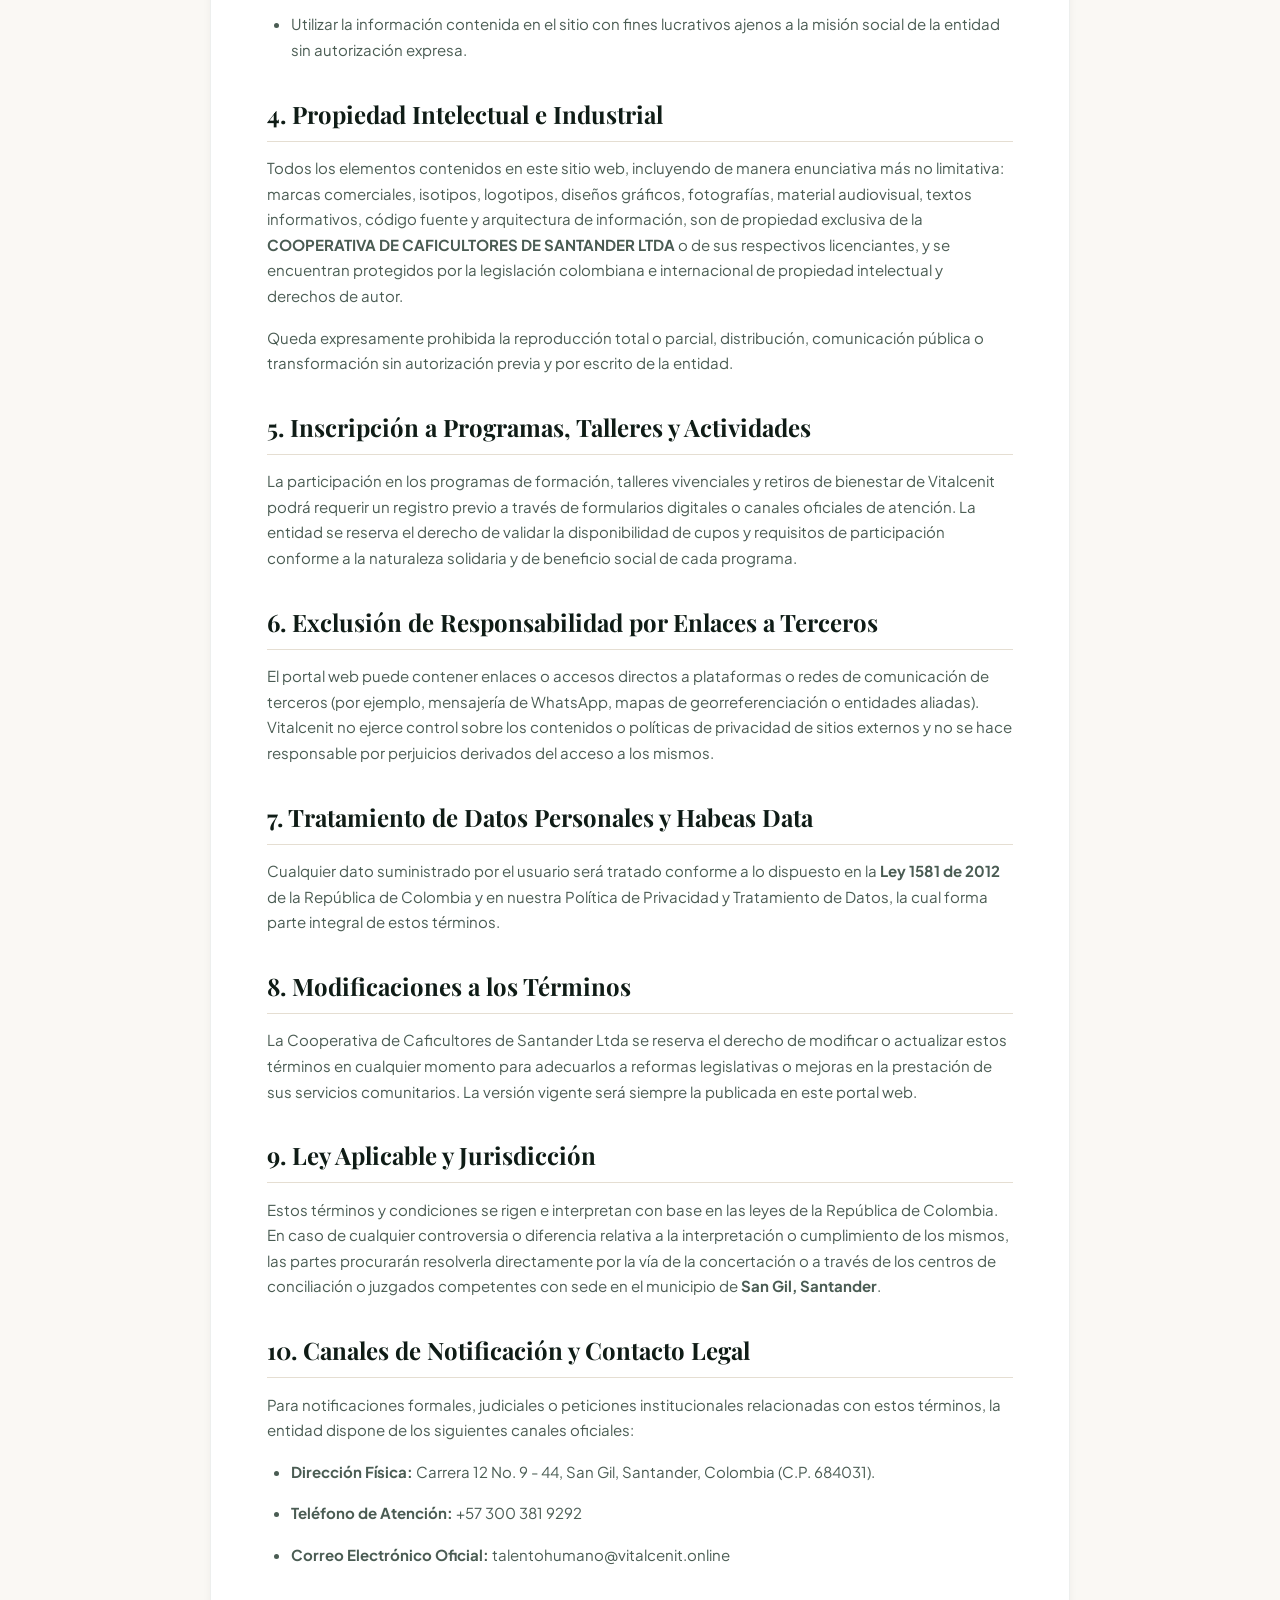
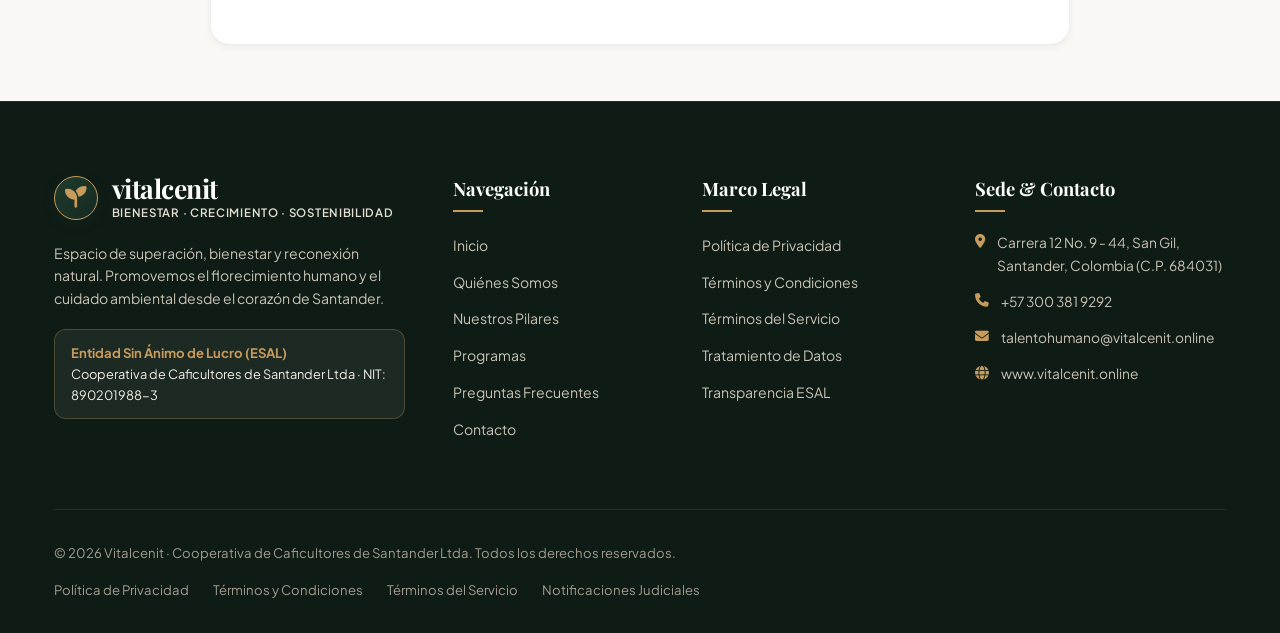
<file: terminos-y-condiciones.html>
﻿<!DOCTYPE html>
<html lang="es">
<head>
    <meta charset="UTF-8">
    <meta name="viewport" content="width=device-width, initial-scale=1.0">
    <title>Términos y Condiciones de Uso | Vitalcenit</title>
    <meta name="description" content="Términos y Condiciones de uso del portal web y servicios comunitarios de Vitalcenit - Cooperativa de Caficultores de Santander Ltda (NIT 890201988-3), Entidad Sin Ánimo de Lucro.">
    <meta name="robots" content="index, follow">

    <!-- Fuentes Google -->
    <link rel="preconnect" href="https://fonts.googleapis.com">
    <link rel="preconnect" href="https://fonts.gstatic.com" crossorigin>
    <link href="https://fonts.googleapis.com/css2?family=Playfair+Display:ital,wght@0,600;0,700;1,400&family=Plus+Jakarta+Sans:wght@300;400;500;600;700&display=swap" rel="stylesheet">
    <link rel="stylesheet" href="https://cdnjs.cloudflare.com/ajax/libs/font-awesome/6.4.0/css/all.min.css">
    <link rel="stylesheet" href="styles.css">
</head>
<body>

    <!-- BANNER PERMANENTE DE PRIVACIDAD Y TRANSPARENCIA (INICIO DE PÁGINA) -->
    <div class="privacy-alert-banner">
        <div class="container privacy-alert-content">
            <span class="esal-tag" style="background:rgba(255,255,255,0.15); border:none;"><i class="fa-solid fa-user-shield"></i> Protección de Datos</span>
            <span>Tus datos están protegidos conforme a la Ley 1581 de 2012. Conoce nuestra <a href="politica-de-privacidad.html"><strong>Política de Privacidad</strong></a>, los <a href="terminos-del-servicio.html"><strong>Términos del Servicio</strong></a> y los <a href="terminos-y-condiciones.html"><strong>Términos y Condiciones</strong></a>.</span>
        </div>
    </div>

    <!-- TOP BAR INSTITUCIONAL -->
    <div class="top-bar">
        <div class="container top-bar-content">
            <div class="top-bar-badge">
                <span class="esal-tag">Entidad Sin Ánimo de Lucro</span>
                <span><strong>COOPERATIVA DE CAFICULTORES DE SANTANDER LTDA</strong> · NIT: 890201988-3</span>
            </div>
            <div class="top-bar-links">
                <a href="politica-de-privacidad.html" class="top-bar-privacy-btn"><i class="fa-solid fa-shield-halved"></i> Política de Privacidad</a>
                <a href="tel:3003819292"><i class="fa-solid fa-phone"></i> +57 300 381 9292</a>
                <a href="mailto:talentohumano@vitalcenit.online"><i class="fa-regular fa-envelope"></i> talentohumano@vitalcenit.online</a>
            </div>
        </div>
    </div>

    <!-- NAVBAR -->
    <header class="navbar">
        <div class="container nav-container">
            <a href="index.html" class="brand-logo">
                <div class="logo-symbol">
                    <i class="fa-solid fa-seedling"></i>
                </div>
                <div class="logo-text-block">
                    <span class="logo-title">vitalcenit</span>
                    <span class="logo-subtitle">Bienestar · Crecimiento · Sostenibilidad</span>
                </div>
            </a>
            <nav class="nav-links">
                <a href="index.html" class="nav-link"><i class="fa-solid fa-arrow-left"></i> Volver al Inicio</a>
                <a href="politica-de-privacidad.html" class="nav-link">Política de Privacidad</a>
                <a href="terminos-del-servicio.html" class="nav-link">Términos del Servicio</a>
                <a href="index.html#contacto" class="btn btn-primary">Contacto Directo</a>
            </nav>
            <button class="mobile-menu-btn" aria-label="Abrir menú">
                <i class="fa-solid fa-bars"></i>
            </button>
        </div>
    </header>

    <!-- HEADER LEGAL -->
    <section class="legal-header">
        <div class="container">
            <h1>Términos y Condiciones de Uso</h1>
            <p>Reglamento de uso institucional del portal web www.vitalcenit.online</p>
        </div>
    </section>

    <!-- CUERPO LEGAL -->
    <main class="container">
        <article class="legal-body">

            <div class="legal-highlight-box">
                <strong>Datos de la Entidad Titular y Responsable:</strong><br>
                <strong>Entidad:</strong> COOPERATIVA DE CAFICULTORES DE SANTANDER LTDA (Proyecto y plataforma <em>Vitalcenit</em>)<br>
                <strong>Naturaleza:</strong> Entidad Sin Ánimo de Lucro (ESAL)<br>
                <strong>NIT:</strong> 890201988-3<br>
                <strong>Registro Cámara de Comercio de Bucaramanga:</strong> 05-500460-21<br>
                <strong>Sede Principal:</strong> Carrera 12 No. 9 - 44, San Gil, Santander, Colombia (C.P. 684031)<br>
                <strong>Línea Telefónica Oficial:</strong> +57 300 381 9292<br>
                <strong>Correo Oficial:</strong> talentohumano@vitalcenit.online
            </div>

            <h2>1. Aceptación de los Términos</h2>
            <p>El acceso, navegación y uso del sitio web <strong>www.vitalcenit.online</strong> implica la aceptación plena, voluntaria y sin reservas de todos y cada uno de los términos y condiciones establecidos en este documento. Si el usuario no está de acuerdo con cualquiera de estas disposiciones, deberá abstenerse de utilizar la plataforma y sus servicios en línea.</p>

            <h2>2. Objeto Social y Naturaleza Sin Ánimo de Lucro</h2>
            <p><strong>Vitalcenit</strong> es un espacio e iniciativa institucional impulsada por la <strong>COOPERATIVA DE CAFICULTORES DE SANTANDER LTDA</strong>, entidad de naturaleza cooperativa y solidaria constituida formalmente como <strong>Entidad Sin Ánimo de Lucro (ESAL)</strong> bajo las leyes de la República de Colombia.</p>
            <p>El propósito del sitio web es difundir, coordinar y facilitar la participación de la comunidad en programas enfocados en el desarrollo personal, profesional, la salud emocional, hábitos conscientes, agroecología, sostenibilidad y preservación de los ecosistemas en el departamento de Santander y el territorio colombiano.</p>

            <h2>3. Uso Correcto del Sitio Web</h2>
            <p>El usuario se compromete a hacer un uso lícito, diligente, ético y de buena fe de los contenidos y servicios ofrecidos en www.vitalcenit.online, absteniéndose de:</p>
            <ul>
                <li>Realizar actos contrarios a la ley, la moral, las buenas costumbres o el orden público.</li>
                <li>Introducir o difundir virus informáticos, malware o cualquier otro sistema susceptible de causar daños en los sistemas digitales de Vitalcenit o de terceros.</li>
                <li>Suplantar la identidad de otros usuarios, asociados o colaboradores de la entidad.</li>
                <li>Utilizar la información contenida en el sitio con fines lucrativos ajenos a la misión social de la entidad sin autorización expresa.</li>
            </ul>

            <h2>4. Propiedad Intelectual e Industrial</h2>
            <p>Todos los elementos contenidos en este sitio web, incluyendo de manera enunciativa más no limitativa: marcas comerciales, isotipos, logotipos, diseños gráficos, fotografías, material audiovisual, textos informativos, código fuente y arquitectura de información, son de propiedad exclusiva de la <strong>COOPERATIVA DE CAFICULTORES DE SANTANDER LTDA</strong> o de sus respectivos licenciantes, y se encuentran protegidos por la legislación colombiana e internacional de propiedad intelectual y derechos de autor.</p>
            <p>Queda expresamente prohibida la reproducción total o parcial, distribución, comunicación pública o transformación sin autorización previa y por escrito de la entidad.</p>

            <h2>5. Inscripción a Programas, Talleres y Actividades</h2>
            <p>La participación en los programas de formación, talleres vivenciales y retiros de bienestar de Vitalcenit podrá requerir un registro previo a través de formularios digitales o canales oficiales de atención. La entidad se reserva el derecho de validar la disponibilidad de cupos y requisitos de participación conforme a la naturaleza solidaria y de beneficio social de cada programa.</p>

            <h2>6. Exclusión de Responsabilidad por Enlaces a Terceros</h2>
            <p>El portal web puede contener enlaces o accesos directos a plataformas o redes de comunicación de terceros (por ejemplo, mensajería de WhatsApp, mapas de georreferenciación o entidades aliadas). Vitalcenit no ejerce control sobre los contenidos o políticas de privacidad de sitios externos y no se hace responsable por perjuicios derivados del acceso a los mismos.</p>

            <h2>7. Tratamiento de Datos Personales y Habeas Data</h2>
            <p>Cualquier dato suministrado por el usuario será tratado conforme a lo dispuesto en la <strong>Ley 1581 de 2012</strong> de la República de Colombia y en nuestra <a href="politica-de-privacidad.html">Política de Privacidad y Tratamiento de Datos</a>, la cual forma parte integral de estos términos.</p>

            <h2>8. Modificaciones a los Términos</h2>
            <p>La Cooperativa de Caficultores de Santander Ltda se reserva el derecho de modificar o actualizar estos términos en cualquier momento para adecuarlos a reformas legislativas o mejoras en la prestación de sus servicios comunitarios. La versión vigente será siempre la publicada en este portal web.</p>

            <h2>9. Ley Aplicable y Jurisdicción</h2>
            <p>Estos términos y condiciones se rigen e interpretan con base en las leyes de la República de Colombia. En caso de cualquier controversia o diferencia relativa a la interpretación o cumplimiento de los mismos, las partes procurarán resolverla directamente por la vía de la concertación o a través de los centros de conciliación o juzgados competentes con sede en el municipio de <strong>San Gil, Santander</strong>.</p>

            <h2>10. Canales de Notificación y Contacto Legal</h2>
            <p>Para notificaciones formales, judiciales o peticiones institucionales relacionadas con estos términos, la entidad dispone de los siguientes canales oficiales:</p>
            <ul>
                <li><strong>Dirección Física:</strong> Carrera 12 No. 9 - 44, San Gil, Santander, Colombia (C.P. 684031).</li>
                <li><strong>Teléfono de Atención:</strong> +57 300 381 9292</li>
                <li><strong>Correo Electrónico Oficial:</strong> <a href="mailto:talentohumano@vitalcenit.online">talentohumano@vitalcenit.online</a></li>
            </ul>

        </article>
    </main>

    <!-- FOOTER INSTITUCIONAL -->
    <footer class="site-footer">
        <div class="container">
            <div class="footer-grid">
                <div class="footer-col-brand">
                    <div class="brand-logo">
                        <div class="logo-symbol"><i class="fa-solid fa-seedling"></i></div>
                        <div class="logo-text-block">
                            <span class="logo-title">vitalcenit</span>
                            <span class="logo-subtitle">Bienestar · Crecimiento · Sostenibilidad</span>
                        </div>
                    </div>
                    <p>Espacio de superación, bienestar y reconexión natural. Promovemos el florecimiento humano y el cuidado ambiental desde el corazón de Santander.</p>
                    <div class="footer-esal-badge">
                        <strong>Entidad Sin Ánimo de Lucro (ESAL)</strong>
                        <span>Cooperativa de Caficultores de Santander Ltda · NIT: 890201988-3</span>
                    </div>
                </div>

                <div>
                    <h4 class="footer-heading">Navegación</h4>
                    <ul class="footer-links">
                        <li><a href="index.html">Inicio</a></li>
                        <li><a href="index.html#quienes-somos">Quiénes Somos</a></li>
                        <li><a href="index.html#pilares">Nuestros Pilares</a></li>
                        <li><a href="index.html#programas">Programas</a></li>
                        <li><a href="index.html#faq">Preguntas Frecuentes</a></li>
                        <li><a href="index.html#contacto">Contacto</a></li>
                    </ul>
                </div>

                <div>
                    <h4 class="footer-heading">Marco Legal</h4>
                    <ul class="footer-links">
                        <li><a href="politica-de-privacidad.html">Política de Privacidad</a></li>
                        <li><a href="terminos-y-condiciones.html">Términos y Condiciones</a></li>
                        <li><a href="terminos-del-servicio.html">Términos del Servicio</a></li>
                        <li><a href="politica-de-privacidad.html#habeas-data">Tratamiento de Datos</a></li>
                        <li><a href="index.html#transparencia">Transparencia ESAL</a></li>
                    </ul>
                </div>

                <div>
                    <h4 class="footer-heading">Sede & Contacto</h4>
                    <ul class="footer-contact-list">
                        <li><i class="fa-solid fa-location-dot"></i> <span>Carrera 12 No. 9 - 44, San Gil, Santander, Colombia (C.P. 684031)</span></li>
                        <li><i class="fa-solid fa-phone"></i> <span>+57 300 381 9292</span></li>
                        <li><i class="fa-solid fa-envelope"></i> <span>talentohumano@vitalcenit.online</span></li>
                        <li><i class="fa-solid fa-globe"></i> <span>www.vitalcenit.online</span></li>
                    </ul>
                </div>
            </div>

            <div class="footer-bottom">
                <p>&copy; 2026 Vitalcenit · Cooperativa de Caficultores de Santander Ltda. Todos los derechos reservados.</p>
                <div class="footer-legal-links">
                    <a href="politica-de-privacidad.html">Política de Privacidad</a>
                    <a href="terminos-y-condiciones.html">Términos y Condiciones</a>
                    <a href="terminos-del-servicio.html">Términos del Servicio</a>
                    <a href="mailto:talentohumano@vitalcenit.online">Notificaciones Judiciales</a>
                </div>
            </div>
        </div>
    </footer>

    <script src="app.js"></script>
</body>
</html>
</file>
<file: styles.css>
/* ==========================================================================
   VITALCENIT - ESTILOS OFICIALES
   Entidad Sin Ánimo de Lucro · San Gil, Santander
   ========================================================================== */

:root {
    --forest-950: #0f1c16;
    --forest-900: #162a21;
    --forest-800: #1f3b2e;
    --forest-700: #284c3b;
    --forest-600: #35624d;
    --emerald-500: #427c62;
    --sage-400: #6ea087;
    --sage-200: #b8d4c6;
    --sage-100: #e4efe9;
    --sage-50: #f2f7f4;

    --gold-500: #c69b5c;
    --gold-600: #ae8346;
    --gold-100: #f9f3e9;
    
    --sand-50: #faf8f4;
    --sand-100: #f3efe7;
    --sand-200: #e5ded2;
    
    --text-primary: #17241f;
    --text-secondary: #4a5c53;
    --text-muted: #6f8077;
    --text-inverse: #ffffff;

    --white: #ffffff;
    --card-bg: #ffffff;
    --border-color: #e2ded4;
    --border-light: rgba(31, 59, 46, 0.08);

    --font-heading: 'Playfair Display', Georgia, serif;
    --font-body: 'Plus Jakarta Sans', system-ui, -apple-system, sans-serif;

    --radius-sm: 6px;
    --radius-md: 12px;
    --radius-lg: 20px;
    --radius-full: 9999px;

    --shadow-sm: 0 2px 8px rgba(15, 28, 22, 0.05);
    --shadow-md: 0 10px 25px rgba(15, 28, 22, 0.07);
    --shadow-lg: 0 20px 45px rgba(15, 28, 22, 0.12);
    --transition: all 0.3s cubic-bezier(0.16, 1, 0.3, 1);
}

*, *::before, *::after {
    box-sizing: border-box;
    margin: 0;
    padding: 0;
}

html {
    scroll-behavior: smooth;
    font-size: 16px;
}

body {
    font-family: var(--font-body);
    color: var(--text-primary);
    background-color: var(--sand-50);
    line-height: 1.65;
    -webkit-font-smoothing: antialiased;
}

img {
    max-width: 100%;
    height: auto;
    display: block;
}

a {
    color: inherit;
    text-decoration: none;
    transition: var(--transition);
}

/* CONTENEDOR */
.container {
    width: 100%;
    max-width: 1220px;
    margin-left: auto;
    margin-right: auto;
    padding-left: 1.5rem;
    padding-right: 1.5rem;
}

/* TOP BAR INSTITUCIONAL */
.top-bar {
    background-color: var(--forest-950);
    color: var(--sand-200);
    font-size: 0.84rem;
    border-bottom: 1px solid rgba(255, 255, 255, 0.08);
    padding: 0.6rem 0;
}

.top-bar-content {
    display: flex;
    justify-content: space-between;
    align-items: center;
    flex-wrap: wrap;
    gap: 0.75rem;
}

.top-bar-badge {
    display: inline-flex;
    align-items: center;
    gap: 0.5rem;
    color: #e5ded2;
}

.esal-tag {
    background: rgba(198, 155, 92, 0.2);
    color: #f7eedf;
    border: 1px solid rgba(198, 155, 92, 0.4);
    padding: 0.15rem 0.55rem;
    border-radius: var(--radius-sm);
    font-weight: 600;
    font-size: 0.75rem;
    letter-spacing: 0.5px;
    text-transform: uppercase;
}

.top-bar-links {
    display: flex;
    align-items: center;
    gap: 1.25rem;
}

.top-bar-links a {
    color: #ded7cb;
    display: inline-flex;
    align-items: center;
    gap: 0.4rem;
    font-size: 0.82rem;
}

.top-bar-links a:hover {
    color: var(--white);
}

/* NAVBAR */
.navbar {
    background-color: rgba(255, 255, 255, 0.96);
    backdrop-filter: blur(12px);
    position: sticky;
    top: 0;
    z-index: 1000;
    border-bottom: 1px solid var(--border-light);
    box-shadow: 0 4px 20px rgba(15, 28, 22, 0.04);
}

.nav-container {
    display: flex;
    justify-content: space-between;
    align-items: center;
    padding-top: 0.85rem;
    padding-bottom: 0.85rem;
}

.brand-logo {
    display: flex;
    align-items: center;
    gap: 0.85rem;
}

.logo-symbol {
    width: 44px;
    height: 44px;
    background: linear-gradient(135deg, var(--forest-800), var(--forest-900));
    color: var(--gold-500);
    border-radius: 50%;
    display: flex;
    align-items: center;
    justify-content: center;
    font-size: 1.35rem;
    box-shadow: 0 4px 12px rgba(26, 51, 40, 0.25);
    border: 1.5px solid var(--gold-500);
}

.logo-text-block {
    display: flex;
    flex-direction: column;
}

.logo-title {
    font-family: var(--font-heading);
    font-size: 1.65rem;
    font-weight: 700;
    color: var(--forest-900);
    letter-spacing: -0.5px;
    line-height: 1.1;
}

.logo-subtitle {
    font-size: 0.72rem;
    color: var(--forest-600);
    letter-spacing: 0.7px;
    font-weight: 600;
    text-transform: uppercase;
}

.nav-links {
    display: flex;
    align-items: center;
    gap: 1.5rem;
}

.nav-link {
    font-size: 0.92rem;
    font-weight: 500;
    color: var(--text-primary);
    position: relative;
    padding: 0.3rem 0;
}

.nav-link::after {
    content: '';
    position: absolute;
    bottom: 0;
    left: 0;
    width: 0;
    height: 2px;
    background-color: var(--forest-700);
    transition: var(--transition);
}

.nav-link:hover::after,
.nav-link.active::after {
    width: 100%;
}

.mobile-menu-btn {
    display: none;
    background: none;
    border: none;
    font-size: 1.5rem;
    color: var(--forest-900);
    cursor: pointer;
}

/* BOTONES */
.btn {
    display: inline-flex;
    align-items: center;
    justify-content: center;
    gap: 0.5rem;
    font-size: 0.92rem;
    font-weight: 600;
    padding: 0.75rem 1.45rem;
    border-radius: var(--radius-full);
    cursor: pointer;
    transition: var(--transition);
    border: none;
    text-align: center;
}

.btn-primary {
    background-color: var(--forest-800);
    color: var(--white);
    box-shadow: 0 4px 14px rgba(31, 59, 46, 0.25);
}

.btn-primary:hover {
    background-color: var(--forest-950);
    transform: translateY(-2px);
    box-shadow: 0 6px 18px rgba(15, 28, 22, 0.35);
}

.btn-gold {
    background: linear-gradient(135deg, var(--gold-500), var(--gold-600));
    color: var(--white);
    box-shadow: 0 4px 14px rgba(198, 155, 92, 0.35);
}

.btn-gold:hover {
    filter: brightness(1.08);
    transform: translateY(-2px);
}

.btn-outline {
    background: transparent;
    color: var(--forest-900);
    border: 1.5px solid var(--forest-800);
}

.btn-outline:hover {
    background-color: var(--forest-800);
    color: var(--white);
}

.btn-outline-white {
    background: rgba(255, 255, 255, 0.08);
    color: var(--white);
    border: 1.5px solid rgba(255, 255, 255, 0.5);
    backdrop-filter: blur(4px);
}

.btn-outline-white:hover {
    background: var(--white);
    color: var(--forest-950);
}

/* HERO SECTION */
.hero {
    position: relative;
    padding: 5rem 0 5.5rem;
    background: radial-gradient(circle at top right, rgba(110, 160, 135, 0.15), transparent 50%),
                radial-gradient(circle at bottom left, rgba(198, 155, 92, 0.12), transparent 40%),
                var(--sand-50);
    overflow: hidden;
}

.hero-grid {
    display: grid;
    grid-template-columns: 1.15fr 0.85fr;
    gap: 3.5rem;
    align-items: center;
}

.hero-badge {
    display: inline-flex;
    align-items: center;
    gap: 0.5rem;
    background: var(--sage-100);
    color: var(--forest-800);
    padding: 0.4rem 1rem;
    border-radius: var(--radius-full);
    font-size: 0.84rem;
    font-weight: 600;
    margin-bottom: 1.25rem;
    border: 1px solid var(--sage-200);
}

.hero-title {
    font-family: var(--font-heading);
    font-size: 2.85rem;
    line-height: 1.2;
    color: var(--forest-950);
    margin-bottom: 1.25rem;
    font-weight: 700;
}

.hero-title span {
    color: var(--forest-700);
    font-style: italic;
}

.hero-description {
    font-size: 1.12rem;
    color: var(--text-secondary);
    line-height: 1.7;
    margin-bottom: 2rem;
    max-width: 580px;
}

.hero-actions {
    display: flex;
    flex-wrap: wrap;
    gap: 1rem;
    margin-bottom: 2.5rem;
}

.hero-trust-row {
    display: grid;
    grid-template-columns: repeat(3, 1fr);
    gap: 1.25rem;
    padding-top: 1.75rem;
    border-top: 1px solid var(--border-color);
}

.trust-item {
    display: flex;
    align-items: center;
    gap: 0.75rem;
}

.trust-icon {
    width: 40px;
    height: 40px;
    border-radius: var(--radius-md);
    background: var(--forest-800);
    color: var(--gold-500);
    display: flex;
    align-items: center;
    justify-content: center;
    font-size: 1.1rem;
    flex-shrink: 0;
}

.trust-text strong {
    display: block;
    font-size: 0.95rem;
    color: var(--forest-900);
}

.trust-text span {
    font-size: 0.78rem;
    color: var(--text-muted);
}

.hero-visual {
    position: relative;
}

.hero-image-card {
    position: relative;
    border-radius: var(--radius-lg);
    overflow: hidden;
    box-shadow: var(--shadow-lg);
    border: 6px solid var(--white);
}

.hero-image-card img {
    width: 100%;
    height: 480px;
    object-fit: cover;
    transition: transform 0.6s ease;
}

.hero-image-card:hover img {
    transform: scale(1.03);
}

.floating-badge {
    position: absolute;
    bottom: -1.25rem;
    left: -1.25rem;
    background: var(--white);
    padding: 1rem 1.25rem;
    border-radius: var(--radius-md);
    box-shadow: var(--shadow-md);
    border: 1px solid var(--border-light);
    display: flex;
    align-items: center;
    gap: 0.85rem;
    max-width: 270px;
}

.floating-badge-icon {
    width: 42px;
    height: 42px;
    background: var(--sand-100);
    color: var(--forest-800);
    border-radius: 50%;
    display: flex;
    align-items: center;
    justify-content: center;
    font-size: 1.25rem;
    flex-shrink: 0;
}

.floating-badge-text h5 {
    font-size: 0.9rem;
    color: var(--forest-900);
    margin-bottom: 0.15rem;
}

.floating-badge-text p {
    font-size: 0.74rem;
    color: var(--text-muted);
    line-height: 1.3;
}

/* SECCIONES COMUNES */
.section {
    padding: 5rem 0;
}

.section-bg-sand {
    background-color: var(--sand-100);
}

.section-bg-forest {
    background-color: var(--forest-900);
    color: var(--sand-50);
}

.section-header {
    text-align: center;
    max-width: 760px;
    margin: 0 auto 3.5rem;
}

.section-tag {
    display: inline-block;
    font-size: 0.8rem;
    font-weight: 700;
    text-transform: uppercase;
    letter-spacing: 1.2px;
    color: var(--forest-700);
    background: var(--sage-100);
    padding: 0.3rem 0.85rem;
    border-radius: var(--radius-full);
    margin-bottom: 0.85rem;
}

.section-tag.light {
    background: rgba(255, 255, 255, 0.1);
    color: var(--sand-200);
}

.section-title {
    font-family: var(--font-heading);
    font-size: 2.3rem;
    color: var(--forest-950);
    line-height: 1.25;
    margin-bottom: 1rem;
}

.section-title.light {
    color: var(--white);
}

.section-desc {
    font-size: 1.05rem;
    color: var(--text-secondary);
}

.section-desc.light {
    color: var(--sand-200);
}

/* QUIÉNES SOMOS / INSTITUCIONAL */
.about-grid {
    display: grid;
    grid-template-columns: 1fr 1fr;
    gap: 3.5rem;
    align-items: center;
}

.about-image-wrapper {
    position: relative;
}

.about-image {
    border-radius: var(--radius-lg);
    overflow: hidden;
    box-shadow: var(--shadow-md);
    border: 5px solid var(--white);
    height: 440px;
}

.about-image img {
    width: 100%;
    height: 100%;
    object-fit: cover;
}

.esal-verified-stamp {
    position: absolute;
    top: 1.5rem;
    right: 1.5rem;
    background: rgba(15, 28, 22, 0.92);
    backdrop-filter: blur(8px);
    color: var(--white);
    padding: 0.75rem 1rem;
    border-radius: var(--radius-md);
    border: 1px solid var(--gold-500);
    display: flex;
    align-items: center;
    gap: 0.75rem;
    box-shadow: var(--shadow-md);
}

.esal-stamp-icon {
    color: var(--gold-500);
    font-size: 1.4rem;
}

.esal-stamp-text strong {
    display: block;
    font-size: 0.8rem;
    letter-spacing: 0.5px;
    text-transform: uppercase;
}

.esal-stamp-text span {
    font-size: 0.72rem;
    color: var(--sand-200);
}

.about-content h3 {
    font-family: var(--font-heading);
    font-size: 1.85rem;
    color: var(--forest-900);
    margin-bottom: 1.25rem;
    line-height: 1.3;
}

.about-content p {
    color: var(--text-secondary);
    margin-bottom: 1.25rem;
    font-size: 0.98rem;
}

.chamber-box {
    background: var(--white);
    border-left: 4px solid var(--forest-700);
    padding: 1.25rem;
    border-radius: 0 var(--radius-md) var(--radius-md) 0;
    margin: 1.75rem 0;
    box-shadow: var(--shadow-sm);
}

.chamber-header {
    display: flex;
    align-items: center;
    gap: 0.6rem;
    color: var(--forest-900);
    font-weight: 700;
    font-size: 0.95rem;
    margin-bottom: 0.5rem;
}

.chamber-list {
    list-style: none;
    display: grid;
    grid-template-columns: 1fr 1fr;
    gap: 0.5rem;
    font-size: 0.83rem;
    color: var(--text-secondary);
}

.chamber-list li strong {
    color: var(--forest-900);
}

/* PILARES */
.pillars-grid {
    display: grid;
    grid-template-columns: repeat(3, 1fr);
    gap: 2rem;
}

.pillar-card {
    background: var(--card-bg);
    border-radius: var(--radius-lg);
    padding: 2.25rem 2rem;
    box-shadow: var(--shadow-sm);
    border: 1px solid var(--border-light);
    transition: var(--transition);
    position: relative;
    display: flex;
    flex-direction: column;
}

.pillar-card:hover {
    transform: translateY(-6px);
    box-shadow: var(--shadow-md);
    border-color: var(--sage-400);
}

.pillar-icon-box {
    width: 60px;
    height: 60px;
    border-radius: var(--radius-md);
    background: var(--sage-100);
    color: var(--forest-800);
    display: flex;
    align-items: center;
    justify-content: center;
    font-size: 1.5rem;
    margin-bottom: 1.5rem;
    transition: var(--transition);
}

.pillar-card:hover .pillar-icon-box {
    background: var(--forest-800);
    color: var(--gold-500);
}

.pillar-card h4 {
    font-family: var(--font-heading);
    font-size: 1.35rem;
    color: var(--forest-950);
    margin-bottom: 0.85rem;
}

.pillar-card p {
    color: var(--text-secondary);
    font-size: 0.94rem;
    margin-bottom: 1.25rem;
    flex-grow: 1;
}

.pillar-features {
    list-style: none;
    border-top: 1px solid var(--border-color);
    padding-top: 1rem;
    font-size: 0.86rem;
    color: var(--text-muted);
}

.pillar-features li {
    display: flex;
    align-items: center;
    gap: 0.5rem;
    margin-bottom: 0.4rem;
}

.pillar-features li i {
    color: var(--forest-700);
}

/* PROGRAMAS */
.programs-grid {
    display: grid;
    grid-template-columns: repeat(2, 1fr);
    gap: 2rem;
}

.program-card {
    background: var(--card-bg);
    border-radius: var(--radius-lg);
    overflow: hidden;
    border: 1px solid var(--border-light);
    box-shadow: var(--shadow-sm);
    display: flex;
    flex-direction: column;
    transition: var(--transition);
}

.program-card:hover {
    box-shadow: var(--shadow-md);
    transform: translateY(-4px);
}

.program-img-wrapper {
    height: 220px;
    overflow: hidden;
    position: relative;
}

.program-img-wrapper img {
    width: 100%;
    height: 100%;
    object-fit: cover;
    transition: transform 0.5s ease;
}

.program-card:hover .program-img-wrapper img {
    transform: scale(1.05);
}

.program-badge {
    position: absolute;
    top: 1rem;
    left: 1rem;
    background: rgba(15, 28, 22, 0.85);
    color: var(--white);
    padding: 0.3rem 0.75rem;
    border-radius: var(--radius-full);
    font-size: 0.75rem;
    font-weight: 600;
}

.program-body {
    padding: 1.75rem;
    display: flex;
    flex-direction: column;
    flex-grow: 1;
}

.program-body h4 {
    font-family: var(--font-heading);
    font-size: 1.25rem;
    color: var(--forest-900);
    margin-bottom: 0.6rem;
}

.program-body p {
    font-size: 0.92rem;
    color: var(--text-secondary);
    margin-bottom: 1.25rem;
    flex-grow: 1;
}

.program-meta {
    display: flex;
    justify-content: space-between;
    align-items: center;
    font-size: 0.82rem;
    color: var(--text-muted);
    border-top: 1px solid var(--sand-200);
    padding-top: 1rem;
}

/* GALERIA DE IDENTIDAD */
.gallery-grid {
    display: grid;
    grid-template-columns: repeat(3, 1fr);
    gap: 1.5rem;
}

.gallery-item {
    position: relative;
    border-radius: var(--radius-md);
    overflow: hidden;
    height: 320px;
    box-shadow: var(--shadow-sm);
}

.gallery-item img {
    width: 100%;
    height: 100%;
    object-fit: cover;
    transition: transform 0.5s ease;
}

.gallery-item:hover img {
    transform: scale(1.06);
}

.gallery-overlay {
    position: absolute;
    inset: 0;
    background: linear-gradient(to top, rgba(15, 28, 22, 0.9) 0%, rgba(15, 28, 22, 0.2) 60%, transparent 100%);
    padding: 1.5rem;
    display: flex;
    flex-direction: column;
    justify-content: flex-end;
    color: var(--white);
    opacity: 0.95;
    transition: var(--transition);
}

.gallery-overlay h5 {
    font-family: var(--font-heading);
    font-size: 1.15rem;
    margin-bottom: 0.35rem;
}

.gallery-overlay p {
    font-size: 0.82rem;
    color: var(--sand-200);
}

/* FAQ */
.faq-container {
    max-width: 820px;
    margin: 0 auto;
}

.faq-item {
    background: var(--white);
    border: 1px solid var(--border-light);
    border-radius: var(--radius-md);
    margin-bottom: 1rem;
    overflow: hidden;
    transition: var(--transition);
}

.faq-question {
    width: 100%;
    padding: 1.25rem 1.5rem;
    text-align: left;
    background: none;
    border: none;
    display: flex;
    justify-content: space-between;
    align-items: center;
    font-family: var(--font-heading);
    font-size: 1.1rem;
    color: var(--forest-900);
    cursor: pointer;
    font-weight: 600;
}

.faq-question i {
    color: var(--forest-700);
    transition: transform 0.3s ease;
}

.faq-answer {
    padding: 0 1.5rem 1.25rem;
    font-size: 0.94rem;
    color: var(--text-secondary);
    display: none;
    line-height: 1.6;
}

.faq-item.active .faq-answer {
    display: block;
}

.faq-item.active .faq-question i {
    transform: rotate(180deg);
}

/* CONTACTO */
.contact-grid {
    display: grid;
    grid-template-columns: 0.95fr 1.05fr;
    gap: 3.5rem;
    align-items: start;
}

.contact-info-card {
    background: var(--forest-900);
    color: var(--sand-50);
    border-radius: var(--radius-lg);
    padding: 2.75rem 2.25rem;
    box-shadow: var(--shadow-md);
    position: relative;
    overflow: hidden;
}

.contact-info-card::after {
    content: '';
    position: absolute;
    bottom: -50px;
    right: -50px;
    width: 200px;
    height: 200px;
    background: radial-gradient(circle, rgba(198, 155, 92, 0.2), transparent 70%);
    pointer-events: none;
}

.contact-info-card h3 {
    font-family: var(--font-heading);
    font-size: 1.75rem;
    color: var(--white);
    margin-bottom: 0.75rem;
}

.contact-info-card > p {
    color: var(--sand-200);
    font-size: 0.95rem;
    margin-bottom: 2rem;
}

.contact-channels {
    display: flex;
    flex-direction: column;
    gap: 1.35rem;
    margin-bottom: 2.5rem;
}

.channel-item {
    display: flex;
    align-items: flex-start;
    gap: 1rem;
}

.channel-icon {
    width: 44px;
    height: 44px;
    background: rgba(255, 255, 255, 0.08);
    border: 1px solid rgba(255, 255, 255, 0.15);
    border-radius: var(--radius-md);
    color: var(--gold-500);
    display: flex;
    align-items: center;
    justify-content: center;
    font-size: 1.15rem;
    flex-shrink: 0;
}

.channel-details span {
    display: block;
    font-size: 0.78rem;
    text-transform: uppercase;
    color: var(--sand-200);
    letter-spacing: 0.5px;
}

.channel-details a, .channel-details strong {
    font-size: 0.98rem;
    color: var(--white);
    font-weight: 600;
}

.contact-form-card {
    background: var(--white);
    padding: 2.75rem 2.5rem;
    border-radius: var(--radius-lg);
    box-shadow: var(--shadow-sm);
    border: 1px solid var(--border-light);
}

.contact-form-card h4 {
    font-family: var(--font-heading);
    font-size: 1.5rem;
    color: var(--forest-900);
    margin-bottom: 0.4rem;
}

.contact-form-card p {
    color: var(--text-muted);
    font-size: 0.9rem;
    margin-bottom: 1.75rem;
}

.form-group {
    margin-bottom: 1.25rem;
}

.form-group label {
    display: block;
    font-size: 0.85rem;
    font-weight: 600;
    color: var(--forest-900);
    margin-bottom: 0.4rem;
}

.form-control {
    width: 100%;
    padding: 0.8rem 1rem;
    border: 1px solid var(--border-color);
    border-radius: var(--radius-sm);
    font-family: var(--font-body);
    font-size: 0.92rem;
    background-color: var(--sand-50);
    transition: var(--transition);
}

.form-control:focus {
    outline: none;
    border-color: var(--forest-700);
    background-color: var(--white);
    box-shadow: 0 0 0 3px rgba(35, 68, 54, 0.12);
}

textarea.form-control {
    resize: vertical;
    min-height: 120px;
}

.form-checkbox {
    display: flex;
    align-items: flex-start;
    gap: 0.6rem;
    font-size: 0.82rem;
    color: var(--text-secondary);
    margin-bottom: 1.5rem;
}

.form-checkbox input {
    margin-top: 0.2rem;
}

.form-checkbox a {
    color: var(--forest-700);
    text-decoration: underline;
}

/* FOOTER */
.site-footer {
    background-color: var(--forest-950);
    color: var(--sand-200);
    padding: 4.5rem 0 2rem;
    border-top: 1px solid rgba(255, 255, 255, 0.08);
}

.footer-grid {
    display: grid;
    grid-template-columns: 1.4fr 0.8fr 0.9fr 1fr;
    gap: 3rem;
    margin-bottom: 3.5rem;
}

.footer-col-brand .logo-title {
    color: var(--white);
}

.footer-col-brand .logo-subtitle {
    color: var(--sand-200);
}

.footer-col-brand p {
    font-size: 0.88rem;
    line-height: 1.6;
    margin: 1.25rem 0;
    color: #c9c2b5;
}

.footer-esal-badge {
    background: rgba(255, 255, 255, 0.06);
    border: 1px solid rgba(198, 155, 92, 0.3);
    padding: 0.75rem 1rem;
    border-radius: var(--radius-md);
    font-size: 0.8rem;
    color: var(--sand-100);
}

.footer-esal-badge strong {
    color: var(--gold-500);
    display: block;
    font-size: 0.82rem;
}

.footer-heading {
    font-family: var(--font-heading);
    font-size: 1.15rem;
    color: var(--white);
    margin-bottom: 1.25rem;
    position: relative;
    padding-bottom: 0.5rem;
}

.footer-heading::after {
    content: '';
    position: absolute;
    bottom: 0;
    left: 0;
    width: 30px;
    height: 2px;
    background: var(--gold-500);
}

.footer-links {
    list-style: none;
}

.footer-links li {
    margin-bottom: 0.65rem;
}

.footer-links a {
    font-size: 0.88rem;
    color: #c9c2b5;
}

.footer-links a:hover {
    color: var(--white);
    padding-left: 4px;
}

.footer-contact-list {
    list-style: none;
    font-size: 0.86rem;
    color: #c9c2b5;
}

.footer-contact-list li {
    display: flex;
    align-items: flex-start;
    gap: 0.75rem;
    margin-bottom: 0.85rem;
}

.footer-contact-list i {
    color: var(--gold-500);
    margin-top: 0.2rem;
}

.footer-bottom {
    padding-top: 2rem;
    border-top: 1px solid rgba(255, 255, 255, 0.08);
    display: flex;
    justify-content: space-between;
    align-items: center;
    flex-wrap: wrap;
    gap: 1rem;
    font-size: 0.82rem;
    color: #a39c8f;
}

.footer-legal-links {
    display: flex;
    gap: 1.5rem;
    flex-wrap: wrap;
}

.footer-legal-links a:hover {
    color: var(--white);
}

/* PAGINAS LEGALES */
.legal-header {
    background: var(--forest-900);
    color: var(--white);
    padding: 3.5rem 0 3rem;
    text-align: center;
}

.legal-header h1 {
    font-family: var(--font-heading);
    font-size: 2.5rem;
    margin-bottom: 0.75rem;
}

.legal-header p {
    color: var(--sand-200);
    font-size: 0.95rem;
}

.legal-body {
    max-width: 860px;
    margin: 3.5rem auto;
    background: var(--white);
    padding: 3.5rem;
    border-radius: var(--radius-lg);
    box-shadow: var(--shadow-sm);
    border: 1px solid var(--border-light);
}

.legal-body h2 {
    font-family: var(--font-heading);
    font-size: 1.5rem;
    color: var(--forest-950);
    margin-top: 2rem;
    margin-bottom: 0.85rem;
    border-bottom: 1px solid var(--sand-200);
    padding-bottom: 0.4rem;
}

.legal-body h2:first-of-type {
    margin-top: 0;
}

.legal-body p, .legal-body li {
    font-size: 0.94rem;
    color: var(--text-secondary);
    line-height: 1.7;
    margin-bottom: 1rem;
}

.legal-body ul, .legal-body ol {
    margin-left: 1.5rem;
    margin-bottom: 1.25rem;
}

.legal-highlight-box {
    background: var(--sage-50);
    border-left: 4px solid var(--forest-700);
    padding: 1.25rem 1.5rem;
    border-radius: 0 var(--radius-md) var(--radius-md) 0;
    margin: 1.5rem 0;
}

.legal-highlight-box strong {
    color: var(--forest-900);
}

/* RESPONSIVE */
@media (max-width: 992px) {
    .hero-grid, .about-grid, .contact-grid {
        grid-template-columns: 1fr;
        gap: 2.5rem;
    }

    .pillars-grid, .gallery-grid {
        grid-template-columns: repeat(2, 1fr);
    }

    .footer-grid {
        grid-template-columns: 1fr 1fr;
    }
}

@media (max-width: 768px) {
    .top-bar {
        display: none;
    }

    .mobile-menu-btn {
        display: block;
    }

    .nav-links {
        display: none;
        position: absolute;
        top: 100%;
        left: 0;
        width: 100%;
        background: var(--white);
        flex-direction: column;
        padding: 1.5rem;
        box-shadow: var(--shadow-md);
        border-top: 1px solid var(--border-light);
    }

    .nav-links.active {
        display: flex;
    }

    .hero-title {
        font-size: 2.2rem;
    }

    .hero-trust-row, .pillars-grid, .programs-grid, .gallery-grid {
        grid-template-columns: 1fr;
    }

    .footer-grid {
        grid-template-columns: 1fr;
    }

    .legal-body {
        padding: 1.75rem;
        margin: 1.5rem 1rem;
    }
}

/* MARCO LEGAL CARDS SECTION */
.legal-cards-grid {
    display: grid;
    grid-template-columns: repeat(3, 1fr);
    gap: 2rem;
}

.legal-card {
    background: var(--card-bg);
    border-radius: var(--radius-lg);
    padding: 2.25rem 2rem;
    box-shadow: var(--shadow-sm);
    border: 1px solid var(--border-light);
    display: flex;
    flex-direction: column;
    transition: var(--transition);
}

.legal-card:hover {
    transform: translateY(-5px);
    box-shadow: var(--shadow-md);
    border-color: var(--forest-600);
}

.legal-card-icon {
    width: 56px;
    height: 56px;
    border-radius: var(--radius-md);
    background: var(--sage-50);
    border: 1px solid var(--sage-200);
    color: var(--forest-800);
    display: flex;
    align-items: center;
    justify-content: center;
    font-size: 1.5rem;
    margin-bottom: 1.25rem;
    transition: var(--transition);
}

.legal-card:hover .legal-card-icon {
    background: var(--forest-800);
    color: var(--gold-500);
}

.legal-card h4 {
    font-family: var(--font-heading);
    font-size: 1.3rem;
    color: var(--forest-900);
    margin-bottom: 0.75rem;
}

.legal-card p {
    font-size: 0.92rem;
    color: var(--text-secondary);
    line-height: 1.6;
    margin-bottom: 1.5rem;
    flex-grow: 1;
}

.legal-card-meta {
    font-size: 0.8rem;
    color: var(--text-muted);
    margin-bottom: 1.25rem;
    padding-top: 0.75rem;
    border-top: 1px dashed var(--sand-200);
}

.legal-card-btn {
    width: 100%;
}

@media (max-width: 992px) {
    .legal-cards-grid {
        grid-template-columns: 1fr;
    }
}


/* BANNER DE PRIVACIDAD EN LA PARTE SUPERIOR */
.privacy-alert-banner {
    background: #14281f;
    color: #f7eedf;
    font-size: 0.82rem;
    padding: 0.45rem 0;
    border-bottom: 1px solid rgba(198, 155, 92, 0.35);
    text-align: center;
}

.privacy-alert-content {
    display: flex;
    align-items: center;
    justify-content: center;
    flex-wrap: wrap;
    gap: 0.6rem;
}

.privacy-alert-content a {
    color: #c69b5c;
    text-decoration: underline;
    font-weight: 600;
}

.privacy-alert-content a:hover {
    color: #ffffff;
}

.top-bar-privacy-btn {
    background: rgba(198, 155, 92, 0.25);
    border: 1px solid #c69b5c;
    padding: 0.2rem 0.6rem;
    border-radius: 4px;
    color: #ffffff !important;
    font-weight: 600;
}

.nav-privacy-link {
    color: #1f3b2e !important;
    font-weight: 600 !important;
}

.hero-trust-row-4 {
    display: grid;
    grid-template-columns: repeat(4, 1fr);
    gap: 1rem;
    padding-top: 1.75rem;
    border-top: 1px solid var(--border-color);
}

@media (max-width: 992px) {
    .hero-trust-row-4 {
        grid-template-columns: repeat(2, 1fr);
    }
}

@media (max-width: 768px) {
    .top-bar {
        display: block;
        text-align: center;
        padding: 0.5rem 0;
    }
    .top-bar-content {
        justify-content: center;
    }
    .top-bar-links {
        display: flex;
        flex-wrap: wrap;
        justify-content: center;
        gap: 0.75rem;
        margin-top: 0.35rem;
    }
    .hero-trust-row-4 {
        grid-template-columns: 1fr;
    }
}
</file>
